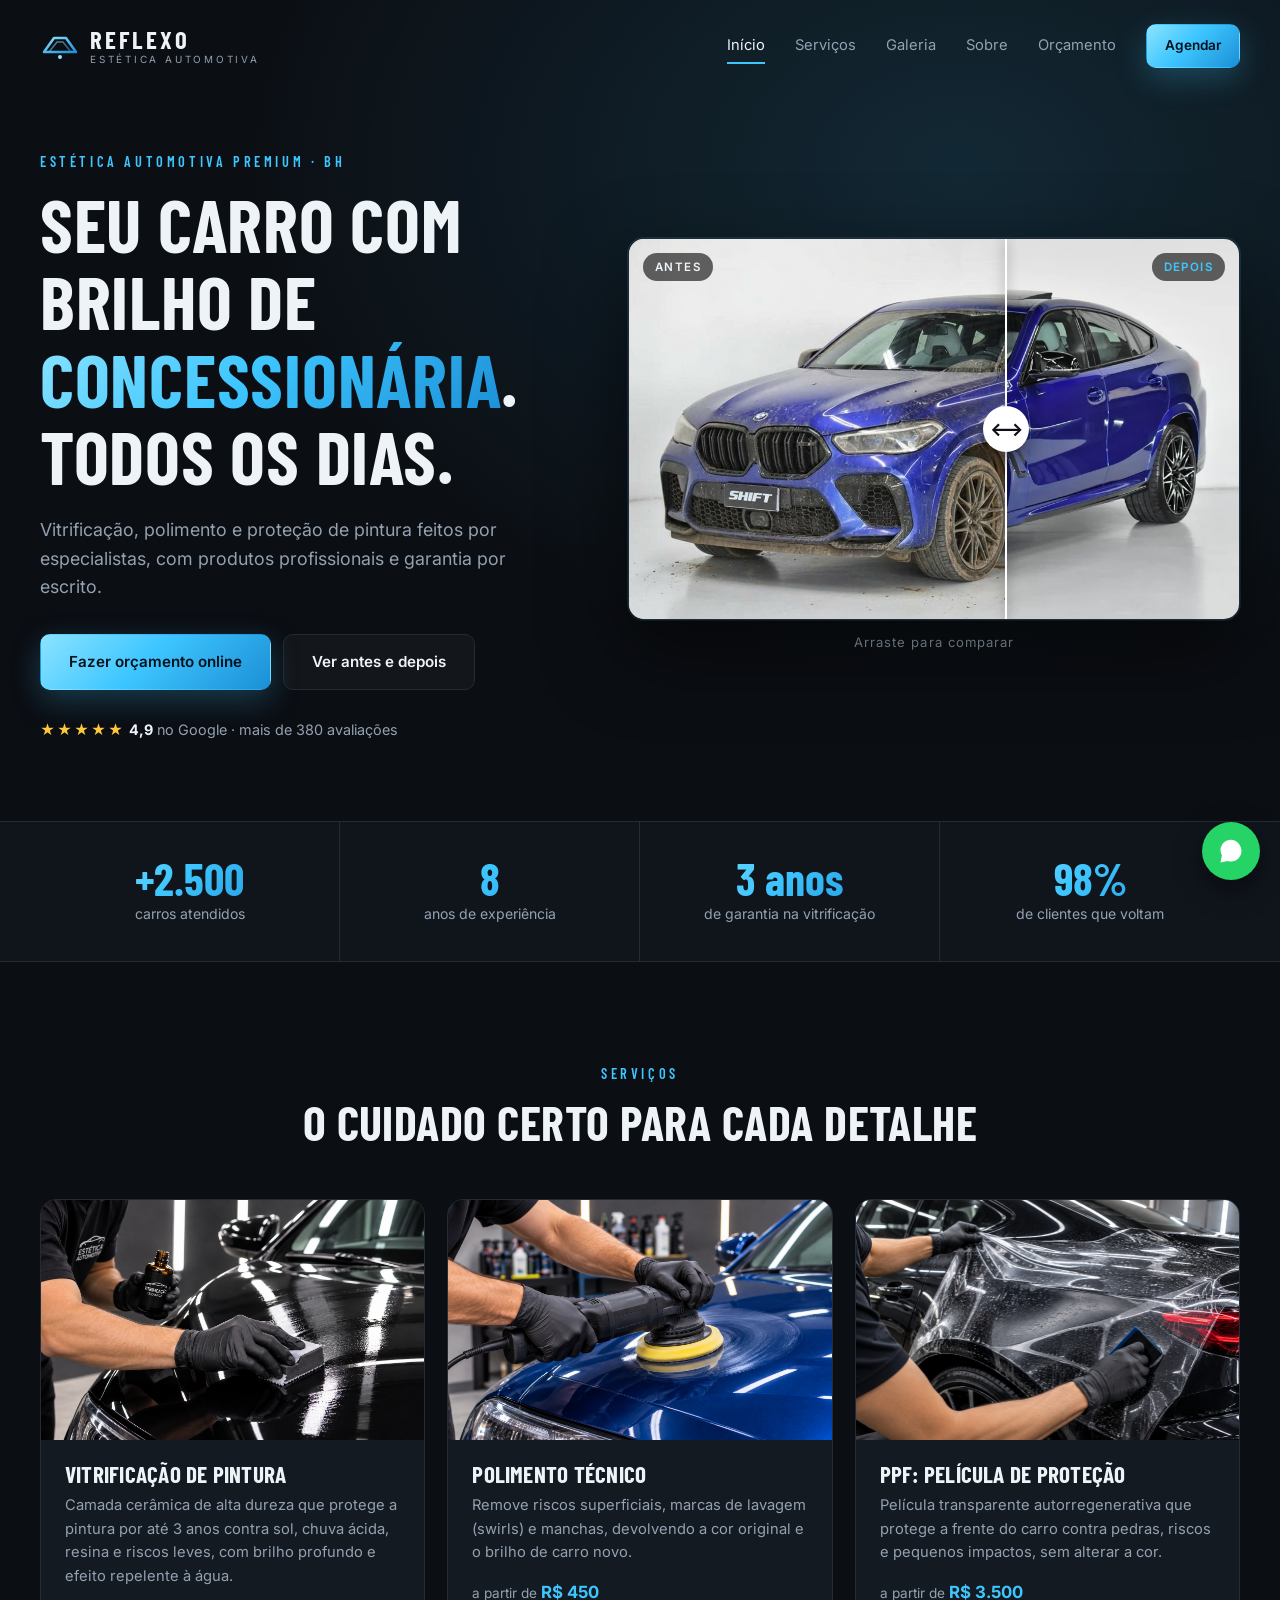
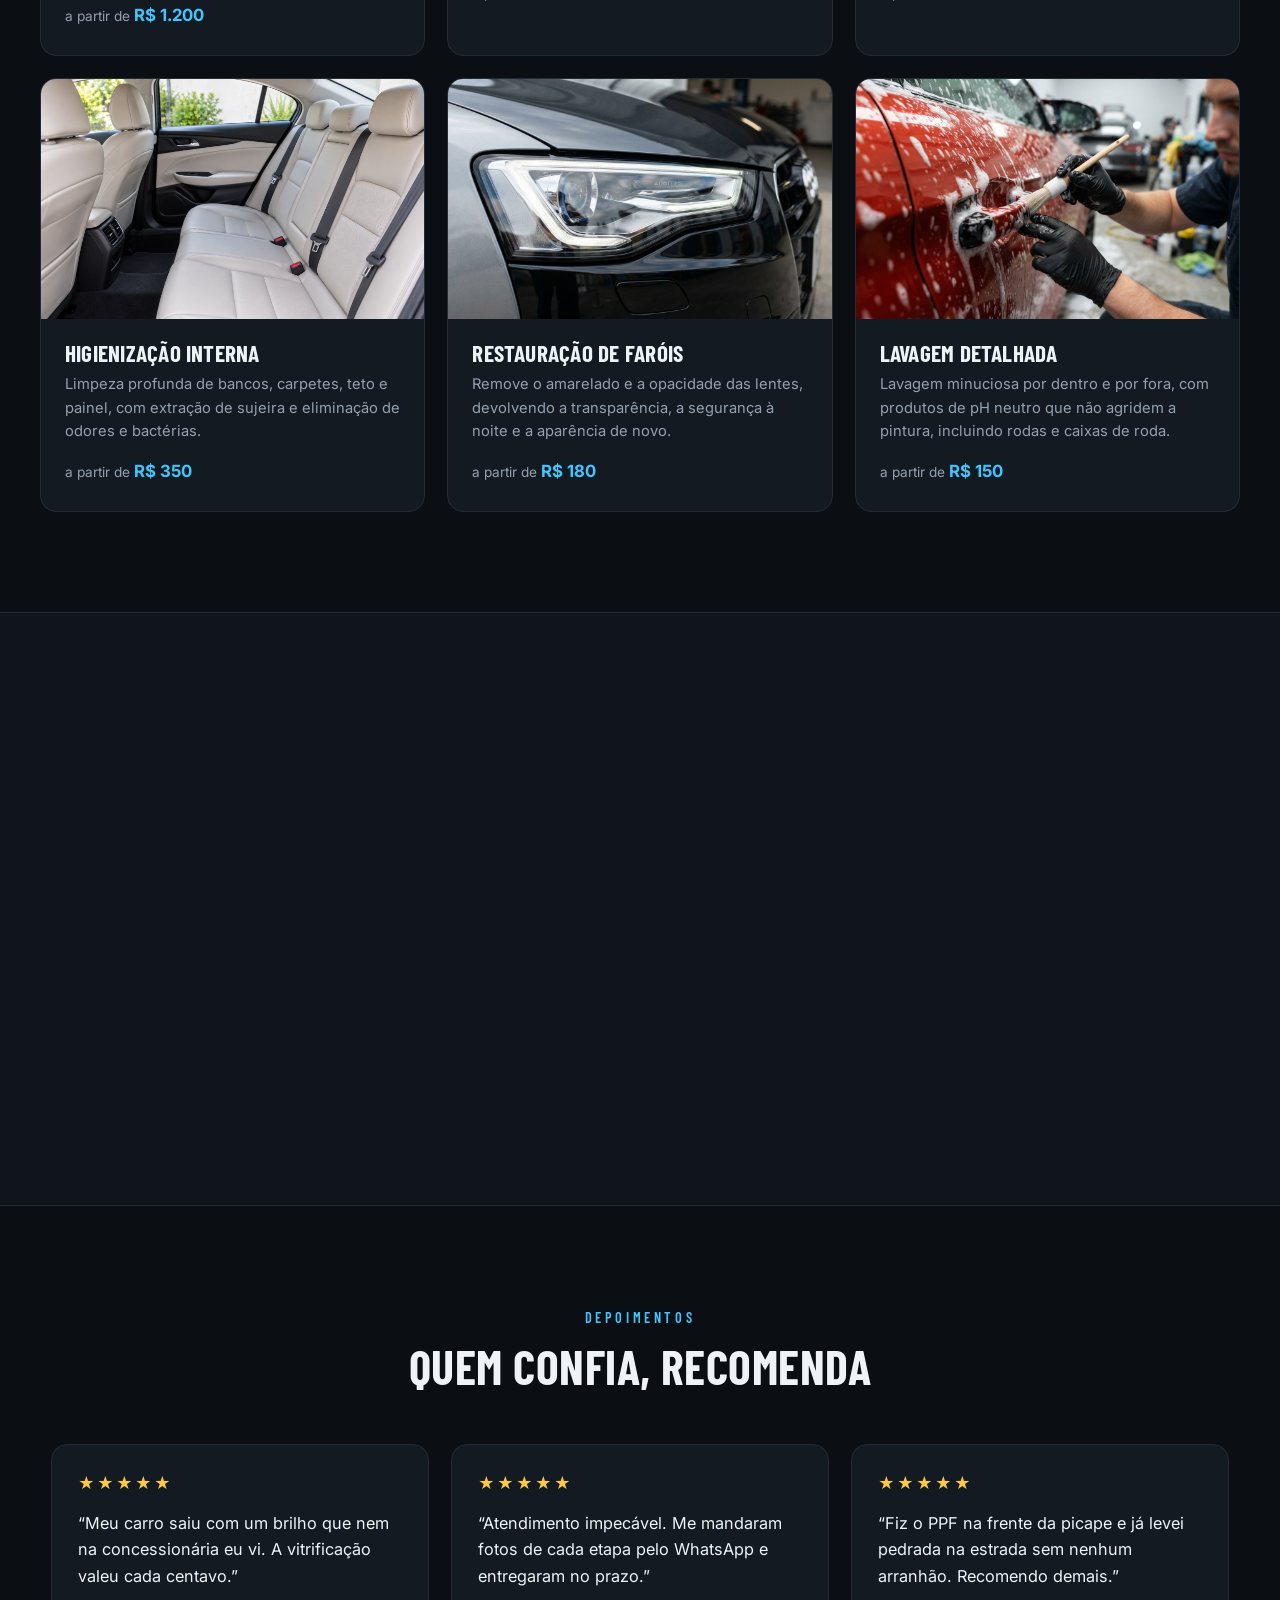
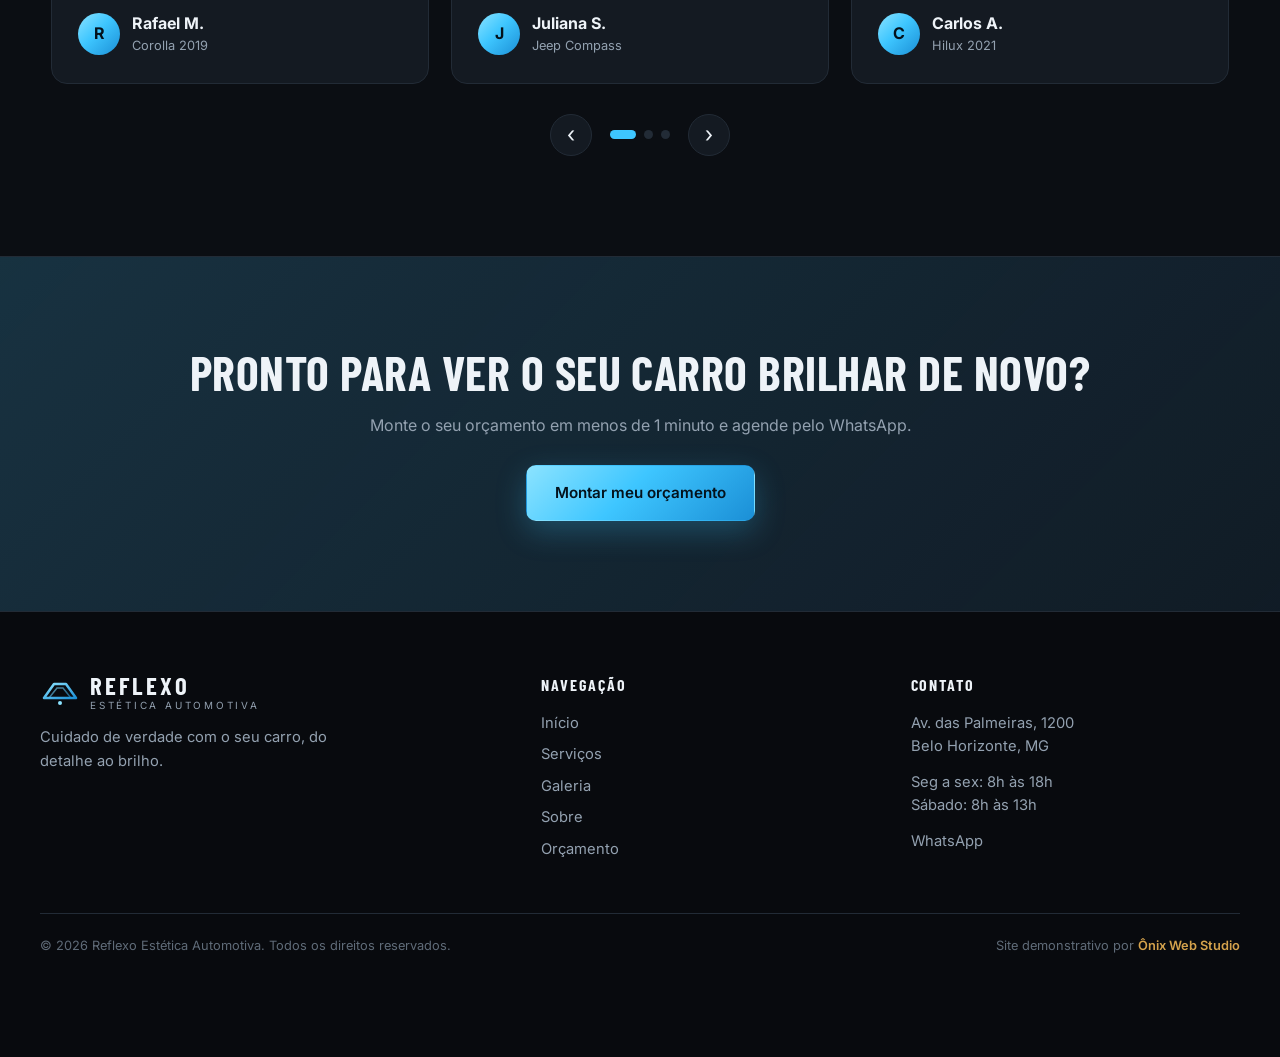
<file: index.html>
<!doctype html>
<html lang="pt-BR">
<head>
  <meta charset="utf-8">
  <meta name="viewport" content="width=device-width, initial-scale=1">
  <title>Reflexo Estética Automotiva | Vitrificação, Polimento e PPF em Belo Horizonte</title>
  <meta name="description" content="Estética automotiva premium em Belo Horizonte: vitrificação, polimento técnico, PPF, higienização interna e restauração de faróis. Agende pelo WhatsApp.">
  <meta property="og:title" content="Reflexo Estética Automotiva | Vitrificação, Polimento e PPF em Belo Horizonte">
  <meta property="og:description" content="Estética automotiva premium em Belo Horizonte: vitrificação, polimento técnico, PPF, higienização interna e restauração de faróis. Agende pelo WhatsApp.">
  <meta property="og:image" content="img/vitrificacao-preto-depois.svg">
  <meta name="theme-color" content="#0b0e13">
  <link rel="icon" href="img/favicon.svg" type="image/svg+xml">
  <link rel="preconnect" href="https://fonts.googleapis.com">
  <link rel="preconnect" href="https://fonts.gstatic.com" crossorigin>
  <link href="https://fonts.googleapis.com/css2?family=Barlow+Condensed:wght@500;600;700&family=Inter:wght@300;400;500;600;700&display=swap" rel="stylesheet">
  <link rel="stylesheet" href="style.css">
  <script type="application/ld+json">{"@context":"https://schema.org","@type":"AutoWash","name":"Reflexo Estética Automotiva","address":{"@type":"PostalAddress","streetAddress":"Av. das Palmeiras, 1200","addressLocality":"Belo Horizonte","addressRegion":"MG","addressCountry":"BR"},"openingHours":["Mo-Fr 08:00-18:00","Sa 08:00-13:00"],"aggregateRating":{"@type":"AggregateRating","ratingValue":"4.9","reviewCount":"380"}}</script>
</head>
<body>
  <header class="header" id="header">
    <div class="container header__inner">
      <a href="index.html" class="logo" aria-label="Reflexo Estética Automotiva, início"><svg class="logo__mark" viewBox="0 0 40 40" aria-hidden="true"><defs><linearGradient id="lg" x1="0" y1="0" x2="1" y2="1"><stop offset="0" stop-color="#8be3ff"/><stop offset="1" stop-color="#1b8fd6"/></linearGradient></defs><path d="M4 26 L14 12 L26 12 L36 26 Z" fill="none" stroke="url(#lg)" stroke-width="2.5" stroke-linejoin="round"/><path d="M9 26 L17 16 L23 16 L31 26" fill="none" stroke="url(#lg)" stroke-width="1.5" opacity=".6"/><circle cx="20" cy="31" r="2" fill="#8be3ff"/></svg><span class="logo__text"><b>REFLEXO</b><small>Estética Automotiva</small></span></a>
      <nav class="nav" id="nav" aria-label="Menu principal"><a href="index.html" class="is-active" aria-current="page">Início</a><a href="servicos.html">Serviços</a><a href="galeria.html">Galeria</a><a href="sobre.html">Sobre</a><a href="orcamento.html">Orçamento</a><a href="orcamento.html" class="btn btn--primary btn--sm nav__cta">Agendar</a></nav>
      <button class="nav-toggle" id="navToggle" aria-label="Abrir menu" aria-expanded="false" aria-controls="nav"><span></span><span></span><span></span></button>
    </div>
  </header>
  <main>

    <section class="hero">
      <div class="container hero__grid">
        <div class="hero__text reveal">
          <p class="eyebrow">Estética automotiva premium · BH</p>
          <h1>Seu carro com brilho de <span class="accent">concessionária</span>. Todos os dias.</h1>
          <p class="hero__lead">Vitrificação, polimento e proteção de pintura feitos por especialistas, com produtos profissionais e garantia por escrito.</p>
          <div class="hero__actions">
            <a href="orcamento.html" class="btn btn--primary">Fazer orçamento online</a>
            <a href="galeria.html" class="btn btn--ghost">Ver antes e depois</a>
          </div>
          <div class="hero__rating"><span class="stars">★★★★★</span> <b>4,9</b> no Google · mais de 380 avaliações</div>
        </div>
        <div class="hero__media reveal">
          <div class="ba ba--hero" data-ba tabindex="0" role="slider" aria-label="Comparar antes e depois" aria-valuemin="0" aria-valuemax="100" aria-valuenow="50">
          <img src="img/depois/lavagem-depois-x6.jpeg" alt="Depois do serviço" class="ba__img" draggable="false">
          <div class="ba__before"><img src="img/antes/lavagem-antes-x6.jpeg" alt="Antes do serviço" class="ba__img" draggable="false"></div>
          <span class="ba__tag ba__tag--l">Antes</span><span class="ba__tag ba__tag--r">Depois</span>
          <div class="ba__handle"><span>⟷</span></div>
        </div>
          <p class="hero__hint">Arraste para comparar</p>
        </div>
      </div>
    </section>

    <section class="stats">
      <div class="container stats__grid">
        <div class="stat reveal"><b data-count="2500" data-prefix="+">0</b><span>carros atendidos</span></div>
        <div class="stat reveal"><b data-count="8">0</b><span>anos de experiência</span></div>
        <div class="stat reveal"><b data-count="3" data-suffix=" anos">0</b><span>de garantia na vitrificação</span></div>
        <div class="stat reveal"><b data-count="98" data-suffix="%">0</b><span>de clientes que voltam</span></div>
      </div>
    </section>

    <section class="section">
      <div class="container">
        <header class="section__head reveal"><p class="eyebrow">Serviços</p><h2>O cuidado certo para cada detalhe</h2></header>
        <div class="cards">
          <a class="card reveal" href="servicos.html#vitrificacao">
            <div class="card__img"><img src="img/aplicacao/aplicacao-vitrificacao.png" alt="Vitrificação de pintura" loading="lazy"></div>
            <div class="card__body"><h3>Vitrificação de pintura</h3><p>Camada cerâmica de alta dureza que protege a pintura por até 3 anos contra sol, chuva ácida, resina e riscos leves, com brilho profundo e efeito repelente à água.</p><span class="card__price">a partir de <b>R$ 1.200</b></span></div>
          </a>
          <a class="card reveal" href="servicos.html#polimento">
            <div class="card__img"><img src="img/aplicacao/polimento-tecnico.png" alt="Polimento técnico" loading="lazy"></div>
            <div class="card__body"><h3>Polimento técnico</h3><p>Remove riscos superficiais, marcas de lavagem (swirls) e manchas, devolvendo a cor original e o brilho de carro novo.</p><span class="card__price">a partir de <b>R$ 450</b></span></div>
          </a>
          <a class="card reveal" href="servicos.html#ppf">
            <div class="card__img"><img src="img/aplicacao/aplicacao-PPF.png" alt="PPF: película de proteção" loading="lazy"></div>
            <div class="card__body"><h3>PPF: película de proteção</h3><p>Película transparente autorregenerativa que protege a frente do carro contra pedras, riscos e pequenos impactos, sem alterar a cor.</p><span class="card__price">a partir de <b>R$ 3.500</b></span></div>
          </a>
          <a class="card reveal" href="servicos.html#higienizacao">
            <div class="card__img"><img src="img/depois/higienizacao-depois.png" alt="Higienização interna" loading="lazy"></div>
            <div class="card__body"><h3>Higienização interna</h3><p>Limpeza profunda de bancos, carpetes, teto e painel, com extração de sujeira e eliminação de odores e bactérias.</p><span class="card__price">a partir de <b>R$ 350</b></span></div>
          </a>
          <a class="card reveal" href="servicos.html#farois">
            <div class="card__img"><img src="img/depois/farol-depois.jpeg" alt="Restauração de faróis" loading="lazy"></div>
            <div class="card__body"><h3>Restauração de faróis</h3><p>Remove o amarelado e a opacidade das lentes, devolvendo a transparência, a segurança à noite e a aparência de novo.</p><span class="card__price">a partir de <b>R$ 180</b></span></div>
          </a>
          <a class="card reveal" href="servicos.html#lavagem">
            <div class="card__img"><img src="img/aplicacao/lavagem-detalhada.jpeg" alt="Lavagem detalhada" loading="lazy"></div>
            <div class="card__body"><h3>Lavagem detalhada</h3><p>Lavagem minuciosa por dentro e por fora, com produtos de pH neutro que não agridem a pintura, incluindo rodas e caixas de roda.</p><span class="card__price">a partir de <b>R$ 150</b></span></div>
          </a>
        </div>
      </div>
    </section>

    <section class="section section--alt">
      <div class="container why">
        <div class="why__text reveal">
          <p class="eyebrow">Por que a Reflexo</p>
          <h2>Seu carro em mãos de quem entende</h2>
          <ul class="checks">
            <li><b>Produtos profissionais</b> das melhores marcas do mercado.</li>
            <li><b>Fotos de cada etapa</b> enviadas pelo WhatsApp durante o serviço.</li>
            <li><b>Garantia por escrito</b> em vitrificação e PPF.</li>
            <li><b>Ambiente fechado</b> e climatizado, sem poeira.</li>
          </ul>
          <a href="sobre.html" class="btn btn--ghost">Conheça o estúdio</a>
        </div>
        <div class="why__media reveal"><div class="ba " data-ba tabindex="0" role="slider" aria-label="Comparar antes e depois" aria-valuemin="0" aria-valuemax="100" aria-valuenow="50">
          <img src="img/depois/lavagem-depois-audi.jpeg" alt="Depois do serviço" class="ba__img" draggable="false">
          <div class="ba__before"><img src="img/antes/lavagem-antes-audi.jpeg" alt="Antes do serviço" class="ba__img" draggable="false"></div>
          <span class="ba__tag ba__tag--l">Antes</span><span class="ba__tag ba__tag--r">Depois</span>
          <div class="ba__handle"><span>⟷</span></div>
        </div></div>
      </div>
    </section>

    <section class="section">
      <div class="container">
        <header class="section__head reveal"><p class="eyebrow">Depoimentos</p><h2>Quem confia, recomenda</h2></header>
        <div class="testi reveal" data-carousel>
          <div class="testi__track">
            <figure class="testi__item"><div class="tcard"><span class="stars">★★★★★</span><blockquote>“Meu carro saiu com um brilho que nem na concessionária eu vi. A vitrificação valeu cada centavo.”</blockquote><figcaption><span class="avatar">R</span><span><b>Rafael M.</b><small>Corolla 2019</small></span></figcaption></div></figure>
            <figure class="testi__item"><div class="tcard"><span class="stars">★★★★★</span><blockquote>“Atendimento impecável. Me mandaram fotos de cada etapa pelo WhatsApp e entregaram no prazo.”</blockquote><figcaption><span class="avatar">J</span><span><b>Juliana S.</b><small>Jeep Compass</small></span></figcaption></div></figure>
            <figure class="testi__item"><div class="tcard"><span class="stars">★★★★★</span><blockquote>“Fiz o PPF na frente da picape e já levei pedrada na estrada sem nenhum arranhão. Recomendo demais.”</blockquote><figcaption><span class="avatar">C</span><span><b>Carlos A.</b><small>Hilux 2021</small></span></figcaption></div></figure>
            <figure class="testi__item"><div class="tcard"><span class="stars">★★★★★</span><blockquote>“A higienização tirou um cheiro que eu achava que nunca ia sair. O interior parece de carro novo.”</blockquote><figcaption><span class="avatar">F</span><span><b>Fernanda L.</b><small>Honda HR-V</small></span></figcaption></div></figure>
            <figure class="testi__item"><div class="tcard"><span class="stars">★★★★★</span><blockquote>“Os faróis estavam amarelos e opacos. Voltaram transparentes e a visibilidade à noite melhorou muito.”</blockquote><figcaption><span class="avatar">T</span><span><b>Thiago R.</b><small>Civic Si</small></span></figcaption></div></figure>
          </div>
          <div class="testi__nav"><button class="testi__btn" data-prev aria-label="Anterior">‹</button><div class="testi__dots"></div><button class="testi__btn" data-next aria-label="Próximo">›</button></div>
        </div>
      </div>
    </section>

    <section class="cta">
      <div class="container cta__inner reveal">
        <h2>Pronto para ver o seu carro brilhar de novo?</h2>
        <p>Monte o seu orçamento em menos de 1 minuto e agende pelo WhatsApp.</p>
        <a href="orcamento.html" class="btn btn--primary">Montar meu orçamento</a>
      </div>
    </section>
  </main>
  <footer class="footer">
    <div class="container footer__grid">
      <div>
        <a href="index.html" class="logo"><svg class="logo__mark" viewBox="0 0 40 40" aria-hidden="true"><defs><linearGradient id="lg" x1="0" y1="0" x2="1" y2="1"><stop offset="0" stop-color="#8be3ff"/><stop offset="1" stop-color="#1b8fd6"/></linearGradient></defs><path d="M4 26 L14 12 L26 12 L36 26 Z" fill="none" stroke="url(#lg)" stroke-width="2.5" stroke-linejoin="round"/><path d="M9 26 L17 16 L23 16 L31 26" fill="none" stroke="url(#lg)" stroke-width="1.5" opacity=".6"/><circle cx="20" cy="31" r="2" fill="#8be3ff"/></svg><span class="logo__text"><b>REFLEXO</b><small>Estética Automotiva</small></span></a>
        <p class="footer__text">Cuidado de verdade com o seu carro, do detalhe ao brilho.</p>
      </div>
      <div><h4>Navegação</h4><a href="index.html">Início</a><a href="servicos.html">Serviços</a><a href="galeria.html">Galeria</a><a href="sobre.html">Sobre</a><a href="orcamento.html">Orçamento</a></div>
      <div><h4>Contato</h4><p>Av. das Palmeiras, 1200<br>Belo Horizonte, MG</p><p>Seg a sex: 8h às 18h<br>Sábado: 8h às 13h</p><a href="#" class="js-wa" data-msg="Olá! Vim pelo site da Reflexo.">WhatsApp</a></div>
    </div>
    <div class="container footer__bottom">
      <span>© <span class="js-year"></span> Reflexo Estética Automotiva. Todos os direitos reservados.</span>
      <a class="footer__credit" href="https://dev-anthonym.github.io/Site-OnixWeb/" target="_blank" rel="noopener">Site demonstrativo por <b>Ônix Web Studio</b></a>
    </div>
  </footer>
  <a href="#" class="wa-float js-wa" data-msg="Olá! Vim pelo site da Reflexo e quero um orçamento." aria-label="Falar no WhatsApp"><svg viewBox="0 0 32 32" width="28" height="28" aria-hidden="true"><path fill="currentColor" d="M16.04 3C9.4 3 4 8.36 4 14.97c0 2.11.56 4.17 1.62 5.99L4 29l8.25-1.6a12.1 12.1 0 0 0 3.79.6C22.68 28 28 22.63 28 16.02 28 9.4 22.68 3 16.04 3Zm5.25 15.45c-.29-.15-1.7-.84-1.96-.94-.26-.1-.45-.15-.64.15-.19.29-.74.93-.9 1.12-.17.2-.33.22-.62.07-.29-.15-1.21-.45-2.3-1.42-.85-.76-1.43-1.7-1.6-1.98-.16-.29-.02-.45.13-.59.13-.13.29-.34.43-.51.15-.17.2-.29.29-.48.1-.2.05-.37-.02-.51-.07-.15-.64-1.55-.88-2.12-.23-.56-.47-.48-.64-.49h-.55c-.19 0-.5.07-.76.36-.26.29-1 .98-1 2.38 0 1.4 1.02 2.76 1.17 2.95.14.2 2 3.06 4.86 4.29.68.29 1.21.47 1.62.6.68.22 1.3.19 1.8.11.55-.08 1.7-.7 1.93-1.36.24-.67.24-1.24.17-1.36-.07-.12-.26-.2-.55-.34Z"/></svg></a>
  <script src="script.js"></script>
</body>
</html>
</file>
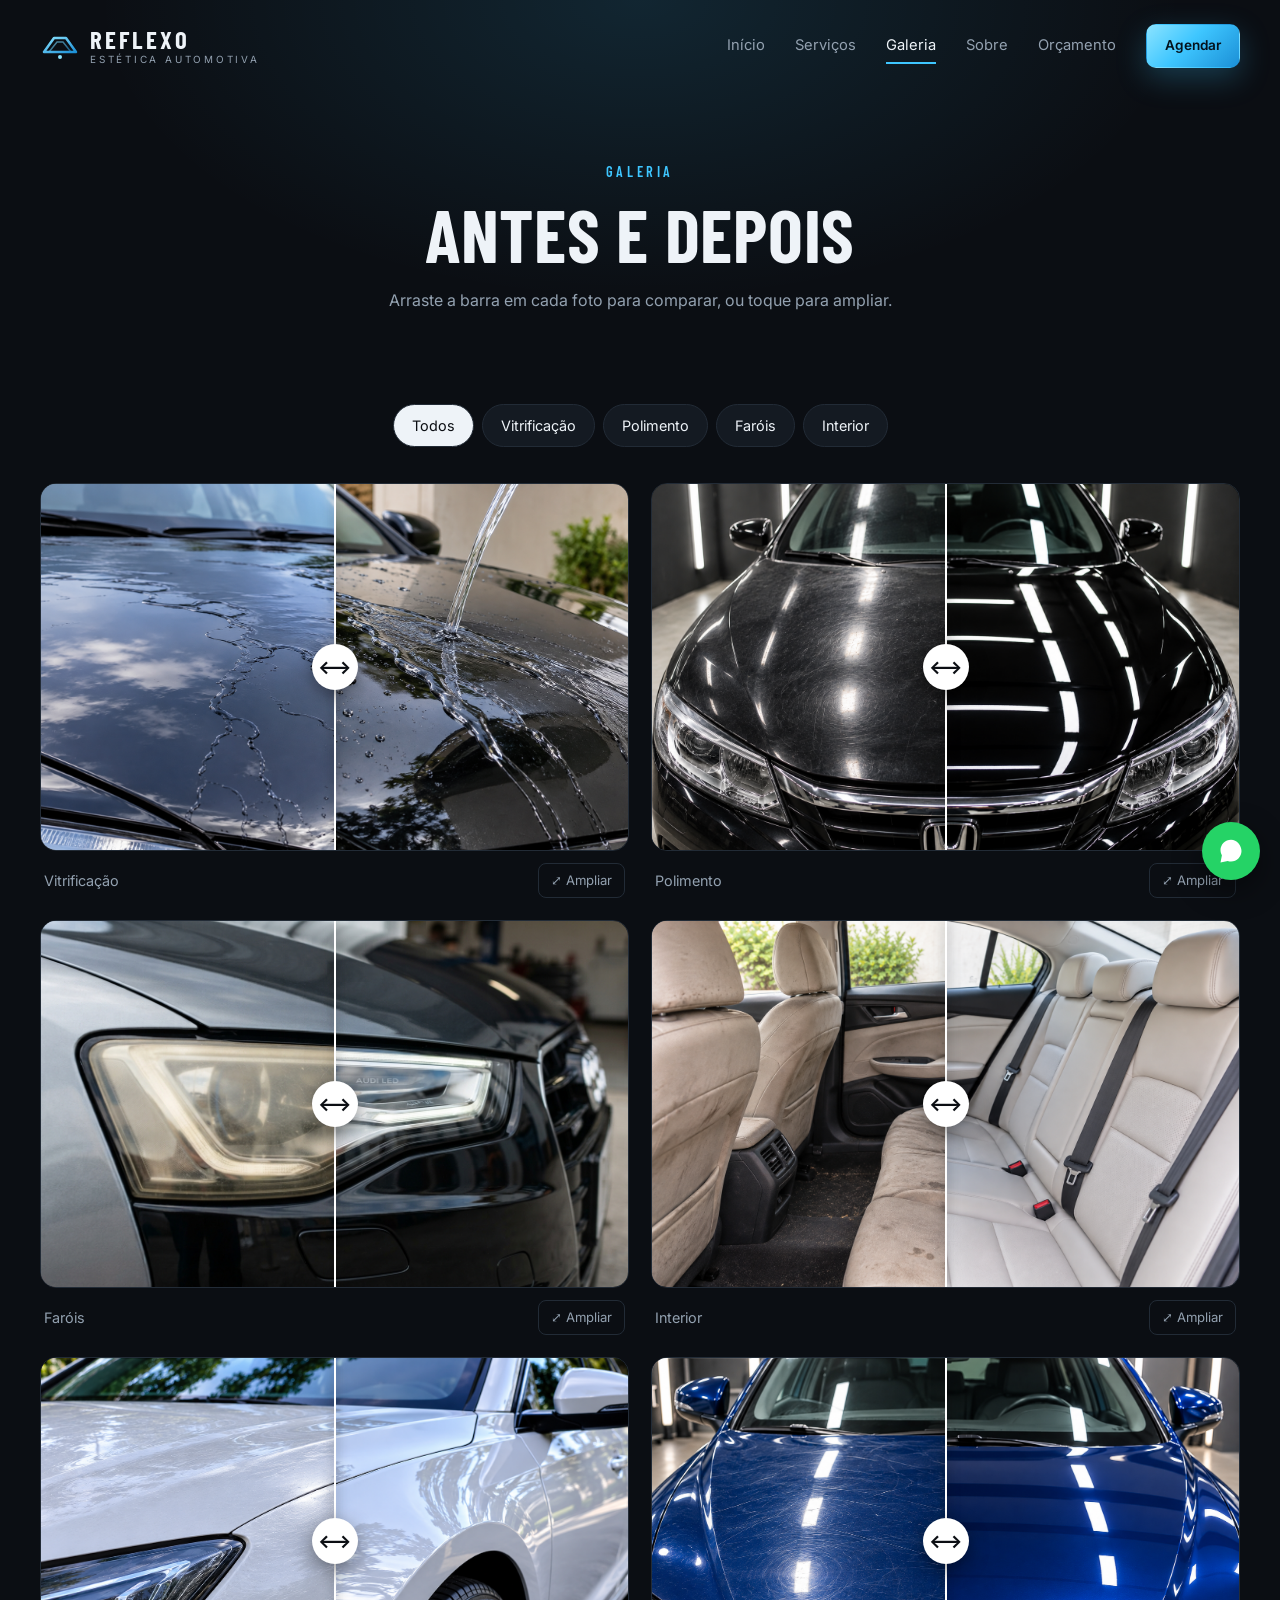
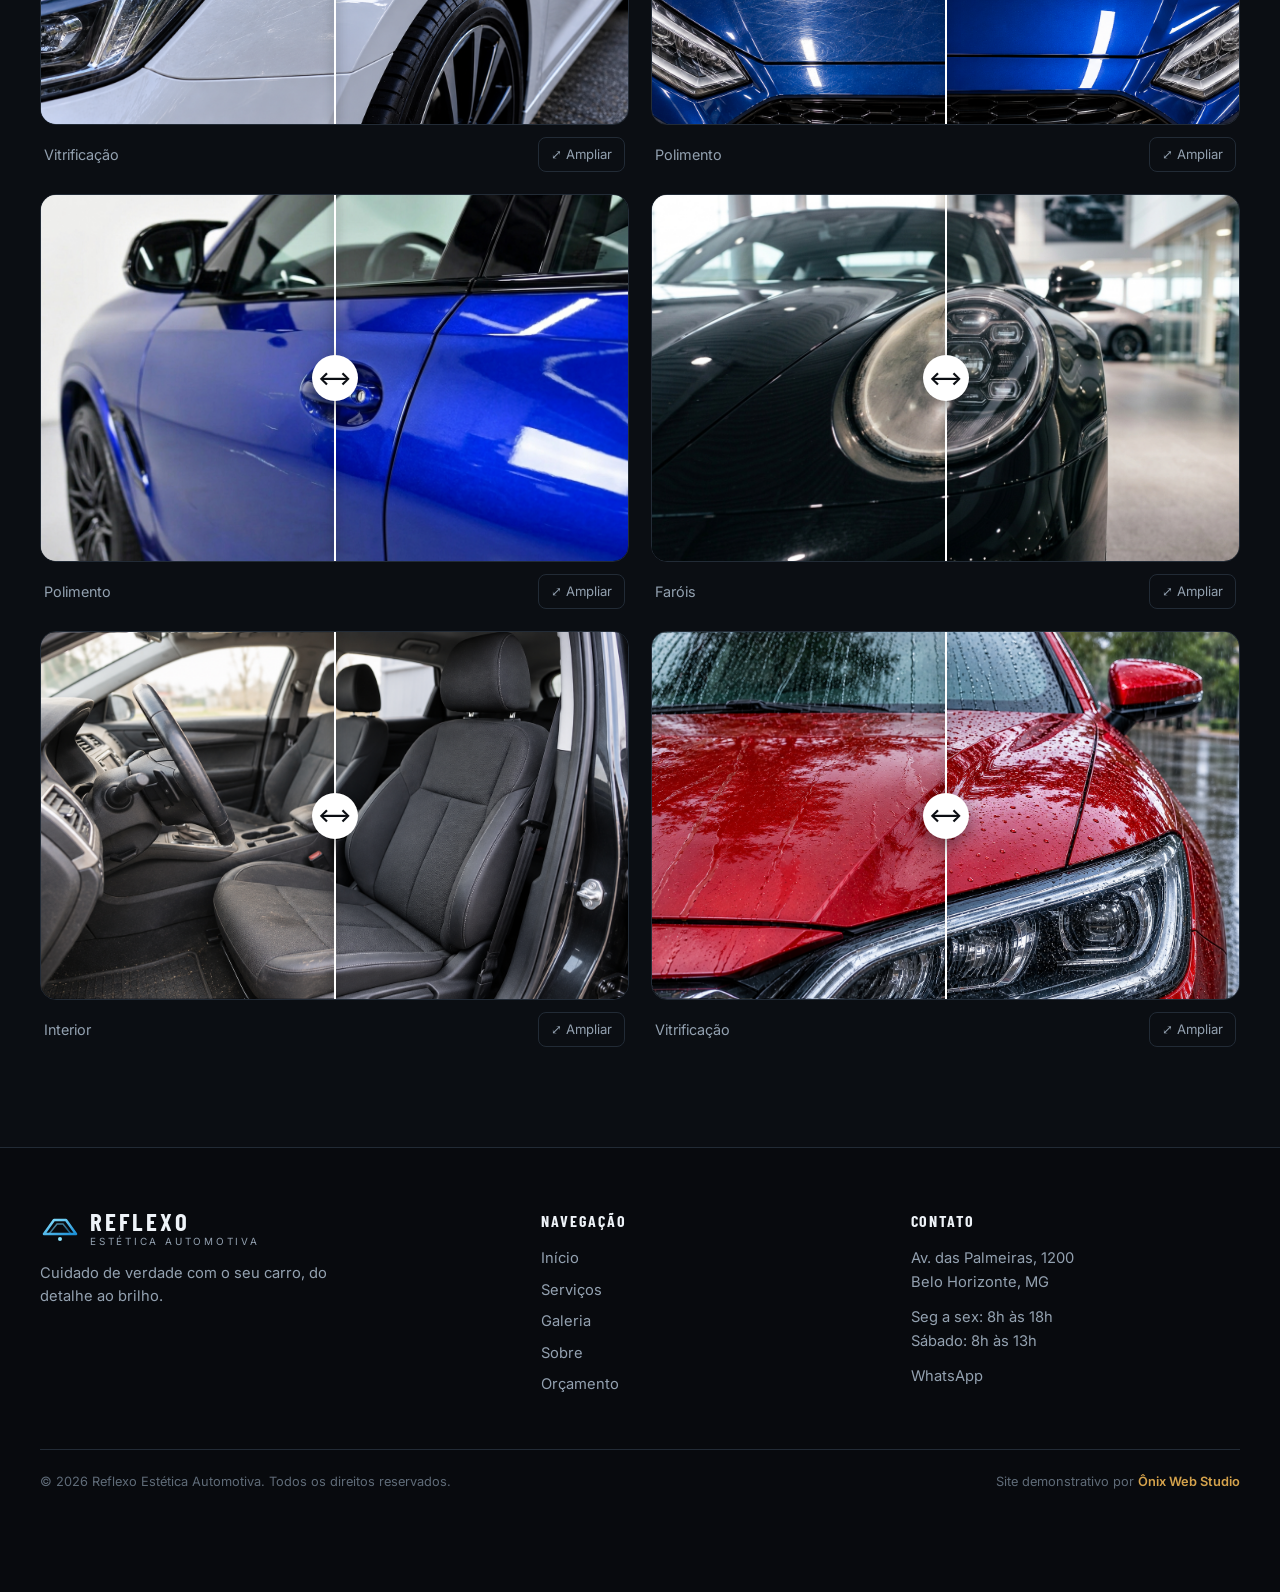
<file: galeria.html>
<!doctype html>
<html lang="pt-BR">
<head>
  <meta charset="utf-8">
  <meta name="viewport" content="width=device-width, initial-scale=1">
  <title>Antes e depois | Reflexo Estética Automotiva</title>
  <meta name="description" content="Veja o antes e depois dos carros atendidos pela Reflexo: vitrificação, polimento, faróis e higienização interna.">
  <meta property="og:title" content="Antes e depois | Reflexo Estética Automotiva">
  <meta property="og:description" content="Veja o antes e depois dos carros atendidos pela Reflexo: vitrificação, polimento, faróis e higienização interna.">
  <meta property="og:image" content="img/vitrificacao-preto-depois.svg">
  <meta name="theme-color" content="#0b0e13">
  <link rel="icon" href="img/favicon.svg" type="image/svg+xml">
  <link rel="preconnect" href="https://fonts.googleapis.com">
  <link rel="preconnect" href="https://fonts.gstatic.com" crossorigin>
  <link href="https://fonts.googleapis.com/css2?family=Barlow+Condensed:wght@500;600;700&family=Inter:wght@300;400;500;600;700&display=swap" rel="stylesheet">
  <link rel="stylesheet" href="style.css">
</head>
<body>
  <header class="header" id="header">
    <div class="container header__inner">
      <a href="index.html" class="logo" aria-label="Reflexo Estética Automotiva, início"><svg class="logo__mark" viewBox="0 0 40 40" aria-hidden="true"><defs><linearGradient id="lg" x1="0" y1="0" x2="1" y2="1"><stop offset="0" stop-color="#8be3ff"/><stop offset="1" stop-color="#1b8fd6"/></linearGradient></defs><path d="M4 26 L14 12 L26 12 L36 26 Z" fill="none" stroke="url(#lg)" stroke-width="2.5" stroke-linejoin="round"/><path d="M9 26 L17 16 L23 16 L31 26" fill="none" stroke="url(#lg)" stroke-width="1.5" opacity=".6"/><circle cx="20" cy="31" r="2" fill="#8be3ff"/></svg><span class="logo__text"><b>REFLEXO</b><small>Estética Automotiva</small></span></a>
      <nav class="nav" id="nav" aria-label="Menu principal"><a href="index.html">Início</a><a href="servicos.html">Serviços</a><a href="galeria.html" class="is-active" aria-current="page">Galeria</a><a href="sobre.html">Sobre</a><a href="orcamento.html">Orçamento</a><a href="orcamento.html" class="btn btn--primary btn--sm nav__cta">Agendar</a></nav>
      <button class="nav-toggle" id="navToggle" aria-label="Abrir menu" aria-expanded="false" aria-controls="nav"><span></span><span></span><span></span></button>
    </div>
  </header>
  <main>

    <section class="page-hero"><div class="container reveal"><p class="eyebrow">Galeria</p><h1>Antes e depois</h1><p>Arraste a barra em cada foto para comparar, ou toque para ampliar.</p></div></section>
    <section class="section section--tight">
      <div class="container">
        <div class="filters" role="group" aria-label="Filtrar galeria">
          <button class="chip is-active" data-filter="todos">Todos</button>
          <button class="chip" data-filter="vitrificacao">Vitrificação</button>
          <button class="chip" data-filter="polimento">Polimento</button>
          <button class="chip" data-filter="farois">Faróis</button>
          <button class="chip" data-filter="interior">Interior</button>
        </div>
        <div class="gallery">
          <figure class="gitem" data-cat="vitrificacao">
            <div class="ba " data-ba tabindex="0" role="slider" aria-label="Comparar antes e depois" aria-valuemin="0" aria-valuemax="100" aria-valuenow="50">
          <img src="img/depois/vitrificacao-depois.png" alt="Depois do serviço" class="ba__img" draggable="false">
          <div class="ba__before"><img src="img/antes/vitrificacao-antes.png" alt="Antes do serviço" class="ba__img" draggable="false"></div>
          
          <div class="ba__handle"><span>⟷</span></div>
        </div>
            <figcaption><span>Vitrificação</span><button class="gitem__zoom" data-zoom="vitrificacao-preto" aria-label="Ampliar">⤢ Ampliar</button></figcaption>
          </figure>
          <figure class="gitem" data-cat="polimento">
            <div class="ba " data-ba tabindex="0" role="slider" aria-label="Comparar antes e depois" aria-valuemin="0" aria-valuemax="100" aria-valuenow="50">
          <img src="img/depois/polimento-depois.png" alt="Depois do serviço" class="ba__img" draggable="false">
          <div class="ba__before"><img src="img/antes/polimento-antes.png" alt="Antes do serviço" class="ba__img" draggable="false"></div>
          
          <div class="ba__handle"><span>⟷</span></div>
        </div>
            <figcaption><span>Polimento</span><button class="gitem__zoom" data-zoom="polimento-vermelho" aria-label="Ampliar">⤢ Ampliar</button></figcaption>
          </figure>
          <figure class="gitem" data-cat="farois">
            <div class="ba " data-ba tabindex="0" role="slider" aria-label="Comparar antes e depois" aria-valuemin="0" aria-valuemax="100" aria-valuenow="50">
          <img src="img/depois/farol-depois.jpeg" alt="Depois do serviço" class="ba__img" draggable="false">
          <div class="ba__before"><img src="img/antes/farol-antes.jpeg" alt="Antes do serviço" class="ba__img" draggable="false"></div>
          
          <div class="ba__handle"><span>⟷</span></div>
        </div>
            <figcaption><span>Faróis</span><button class="gitem__zoom" data-zoom="farol-sedan" aria-label="Ampliar">⤢ Ampliar</button></figcaption>
          </figure>
          <figure class="gitem" data-cat="interior">
            <div class="ba " data-ba tabindex="0" role="slider" aria-label="Comparar antes e depois" aria-valuemin="0" aria-valuemax="100" aria-valuenow="50">
          <img src="img/depois/higienizacao-depois.png" alt="Depois do serviço" class="ba__img" draggable="false">
          <div class="ba__before"><img src="img/antes/higienizacao-antes.png" alt="Antes do serviço" class="ba__img" draggable="false"></div>
          
          <div class="ba__handle"><span>⟷</span></div>
        </div>
            <figcaption><span>Interior</span><button class="gitem__zoom" data-zoom="interior-couro" aria-label="Ampliar">⤢ Ampliar</button></figcaption>
          </figure>
          <figure class="gitem" data-cat="vitrificacao">
            <div class="ba " data-ba tabindex="0" role="slider" aria-label="Comparar antes e depois" aria-valuemin="0" aria-valuemax="100" aria-valuenow="50">
          <img src="img/depois/vitrificacao2-depois.png" alt="Depois do serviço" class="ba__img" draggable="false">
          <div class="ba__before"><img src="img/antes/vitrificacao2-antes.png" alt="Antes do serviço" class="ba__img" draggable="false"></div>
          
          <div class="ba__handle"><span>⟷</span></div>
        </div>
            <figcaption><span>Vitrificação</span><button class="gitem__zoom" data-zoom="vitrificacao-branco" aria-label="Ampliar">⤢ Ampliar</button></figcaption>
          </figure>
          <figure class="gitem" data-cat="polimento">
            <div class="ba " data-ba tabindex="0" role="slider" aria-label="Comparar antes e depois" aria-valuemin="0" aria-valuemax="100" aria-valuenow="50">
          <img src="img/depois/PPF-depois.png" alt="Depois do serviço" class="ba__img" draggable="false">
          <div class="ba__before"><img src="img/antes/PPF-antes.png" alt="Antes do serviço" class="ba__img" draggable="false"></div>
          
          <div class="ba__handle"><span>⟷</span></div>
        </div>
            <figcaption><span>Polimento</span><button class="gitem__zoom" data-zoom="pintura-azul" aria-label="Ampliar">⤢ Ampliar</button></figcaption>
          </figure>
          <figure class="gitem" data-cat="polimento">
            <div class="ba " data-ba tabindex="0" role="slider" aria-label="Comparar antes e depois" aria-valuemin="0" aria-valuemax="100" aria-valuenow="50">
          <img src="img/depois/polimento-detalhado-depois.jpeg" alt="Depois do serviço" class="ba__img" draggable="false">
          <div class="ba__before"><img src="img/antes/polimento-detalhado-antes.jpeg" alt="Antes do serviço" class="ba__img" draggable="false"></div>
          
          <div class="ba__handle"><span>⟷</span></div>
        </div>
            <figcaption><span>Polimento</span><button class="gitem__zoom" data-zoom="polimento-prata" aria-label="Ampliar">⤢ Ampliar</button></figcaption>
          </figure>
          <figure class="gitem" data-cat="farois">
            <div class="ba " data-ba tabindex="0" role="slider" aria-label="Comparar antes e depois" aria-valuemin="0" aria-valuemax="100" aria-valuenow="50">
          <img src="img/depois/farol1-depois.jpg" alt="Depois do serviço" class="ba__img" draggable="false">
          <div class="ba__before"><img src="img/antes/farol1-antes.jpg" alt="Antes do serviço" class="ba__img" draggable="false"></div>
          
          <div class="ba__handle"><span>⟷</span></div>
        </div>
            <figcaption><span>Faróis</span><button class="gitem__zoom" data-zoom="farol-suv" aria-label="Ampliar">⤢ Ampliar</button></figcaption>
          </figure>
          <figure class="gitem" data-cat="interior">
            <div class="ba " data-ba tabindex="0" role="slider" aria-label="Comparar antes e depois" aria-valuemin="0" aria-valuemax="100" aria-valuenow="50">
          <img src="img/depois/higienizacao1-depois.png" alt="Depois do serviço" class="ba__img" draggable="false">
          <div class="ba__before"><img src="img/antes/higienizacao1-antes.png" alt="Antes do serviço" class="ba__img" draggable="false"></div>
          
          <div class="ba__handle"><span>⟷</span></div>
        </div>
            <figcaption><span>Interior</span><button class="gitem__zoom" data-zoom="interior-preto" aria-label="Ampliar">⤢ Ampliar</button></figcaption>
          </figure>
          <figure class="gitem" data-cat="vitrificacao">
            <div class="ba " data-ba tabindex="0" role="slider" aria-label="Comparar antes e depois" aria-valuemin="0" aria-valuemax="100" aria-valuenow="50">
          <img src="img/depois/vitrificacao1-depois.png" alt="Depois do serviço" class="ba__img" draggable="false">
          <div class="ba__before"><img src="img/antes/vitrificacao1-antes.png" alt="Antes do serviço" class="ba__img" draggable="false"></div>
          
          <div class="ba__handle"><span>⟷</span></div>
        </div>
            <figcaption><span>Vitrificação</span><button class="gitem__zoom" data-zoom="vitrificacao-azul" aria-label="Ampliar">⤢ Ampliar</button></figcaption>
          </figure>
        </div>
      </div>
    </section>
    <div class="lightbox" id="lightbox" hidden role="dialog" aria-modal="true" aria-label="Antes e depois ampliado">
      <button class="lightbox__close" data-close aria-label="Fechar">✕</button>
      <button class="lightbox__arrow lightbox__arrow--l" data-lb-prev aria-label="Anterior">‹</button>
      <div class="lightbox__stage"></div>
      <button class="lightbox__arrow lightbox__arrow--r" data-lb-next aria-label="Próximo">›</button>
    </div>
  </main>
  <footer class="footer">
    <div class="container footer__grid">
      <div>
        <a href="index.html" class="logo"><svg class="logo__mark" viewBox="0 0 40 40" aria-hidden="true"><defs><linearGradient id="lg" x1="0" y1="0" x2="1" y2="1"><stop offset="0" stop-color="#8be3ff"/><stop offset="1" stop-color="#1b8fd6"/></linearGradient></defs><path d="M4 26 L14 12 L26 12 L36 26 Z" fill="none" stroke="url(#lg)" stroke-width="2.5" stroke-linejoin="round"/><path d="M9 26 L17 16 L23 16 L31 26" fill="none" stroke="url(#lg)" stroke-width="1.5" opacity=".6"/><circle cx="20" cy="31" r="2" fill="#8be3ff"/></svg><span class="logo__text"><b>REFLEXO</b><small>Estética Automotiva</small></span></a>
        <p class="footer__text">Cuidado de verdade com o seu carro, do detalhe ao brilho.</p>
      </div>
      <div><h4>Navegação</h4><a href="index.html">Início</a><a href="servicos.html">Serviços</a><a href="galeria.html">Galeria</a><a href="sobre.html">Sobre</a><a href="orcamento.html">Orçamento</a></div>
      <div><h4>Contato</h4><p>Av. das Palmeiras, 1200<br>Belo Horizonte, MG</p><p>Seg a sex: 8h às 18h<br>Sábado: 8h às 13h</p><a href="#" class="js-wa" data-msg="Olá! Vim pelo site da Reflexo.">WhatsApp</a></div>
    </div>
    <div class="container footer__bottom">
      <span>© <span class="js-year"></span> Reflexo Estética Automotiva. Todos os direitos reservados.</span>
      <a class="footer__credit" href="https://dev-anthonym.github.io/Site-OnixWeb/" target="_blank" rel="noopener">Site demonstrativo por <b>Ônix Web Studio</b></a>
    </div>
  </footer>
  <a href="#" class="wa-float js-wa" data-msg="Olá! Vim pelo site da Reflexo e quero um orçamento." aria-label="Falar no WhatsApp"><svg viewBox="0 0 32 32" width="28" height="28" aria-hidden="true"><path fill="currentColor" d="M16.04 3C9.4 3 4 8.36 4 14.97c0 2.11.56 4.17 1.62 5.99L4 29l8.25-1.6a12.1 12.1 0 0 0 3.79.6C22.68 28 28 22.63 28 16.02 28 9.4 22.68 3 16.04 3Zm5.25 15.45c-.29-.15-1.7-.84-1.96-.94-.26-.1-.45-.15-.64.15-.19.29-.74.93-.9 1.12-.17.2-.33.22-.62.07-.29-.15-1.21-.45-2.3-1.42-.85-.76-1.43-1.7-1.6-1.98-.16-.29-.02-.45.13-.59.13-.13.29-.34.43-.51.15-.17.2-.29.29-.48.1-.2.05-.37-.02-.51-.07-.15-.64-1.55-.88-2.12-.23-.56-.47-.48-.64-.49h-.55c-.19 0-.5.07-.76.36-.26.29-1 .98-1 2.38 0 1.4 1.02 2.76 1.17 2.95.14.2 2 3.06 4.86 4.29.68.29 1.21.47 1.62.6.68.22 1.3.19 1.8.11.55-.08 1.7-.7 1.93-1.36.24-.67.24-1.24.17-1.36-.07-.12-.26-.2-.55-.34Z"/></svg></a>
  <script src="script.js"></script>
</body>
</html>
</file>
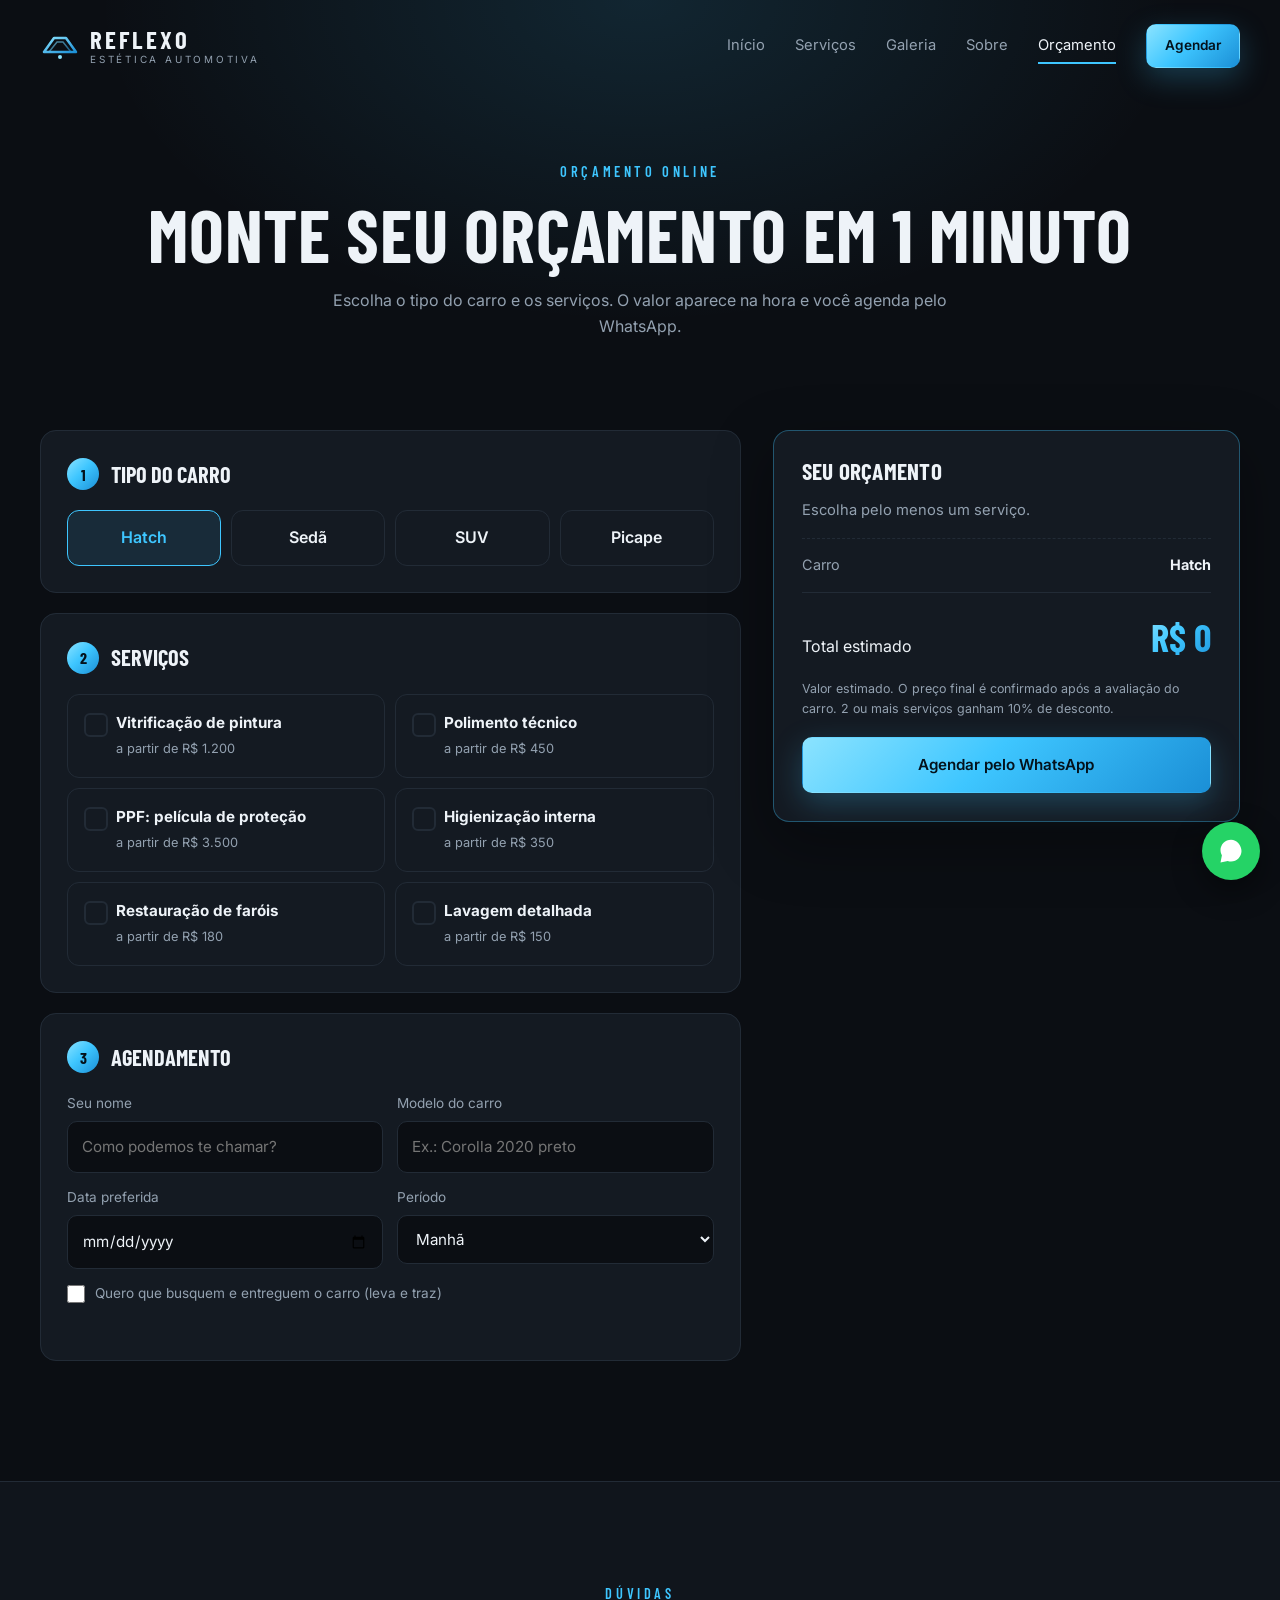
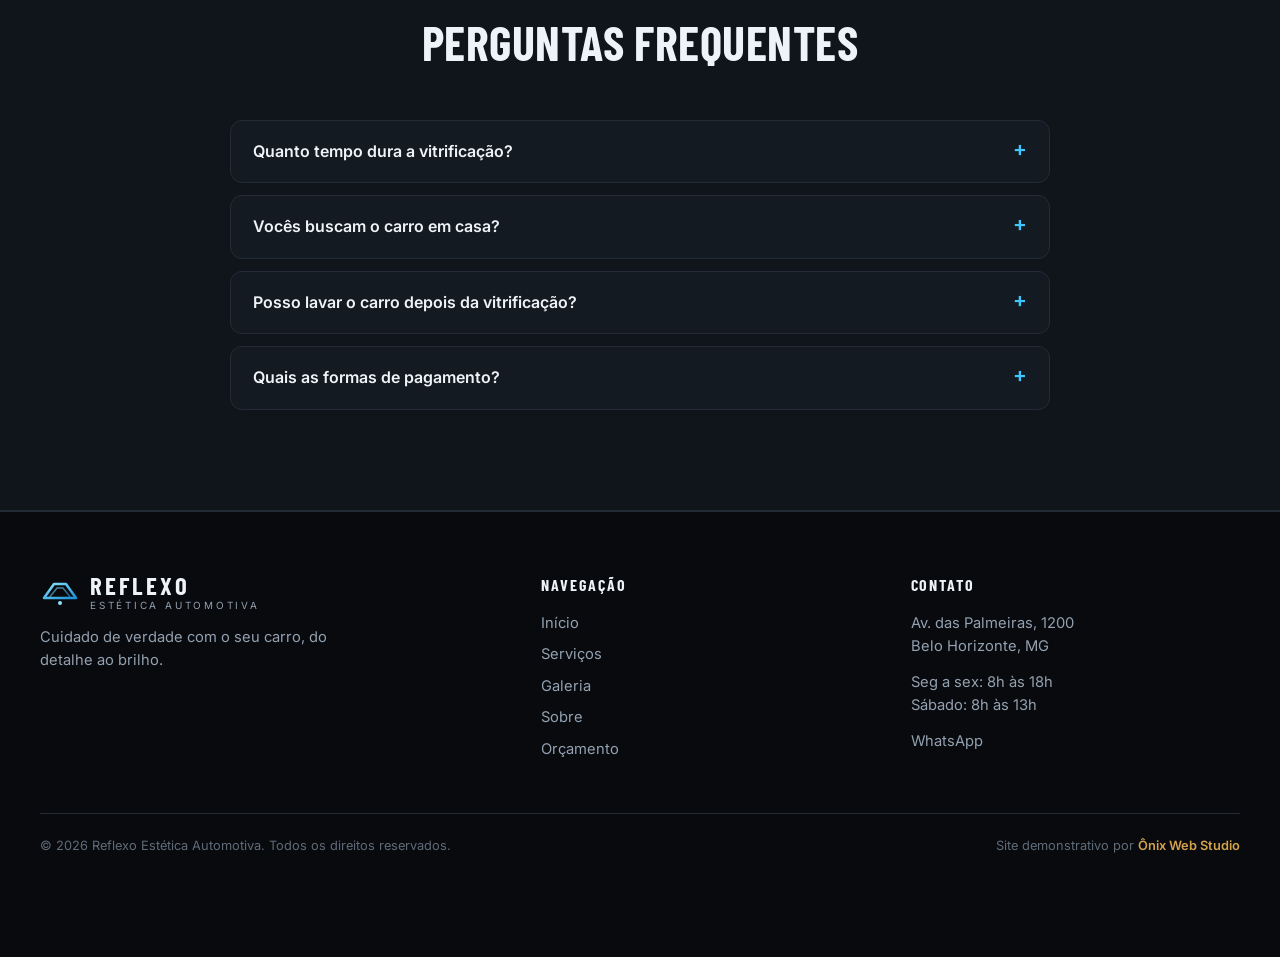
<file: orcamento.html>
<!doctype html>
<html lang="pt-BR">
<head>
  <meta charset="utf-8">
  <meta name="viewport" content="width=device-width, initial-scale=1">
  <title>Orçamento e agendamento | Reflexo Estética Automotiva</title>
  <meta name="description" content="Monte seu orçamento online e agende seu horário na Reflexo pelo WhatsApp.">
  <meta property="og:title" content="Orçamento e agendamento | Reflexo Estética Automotiva">
  <meta property="og:description" content="Monte seu orçamento online e agende seu horário na Reflexo pelo WhatsApp.">
  <meta property="og:image" content="img/vitrificacao-preto-depois.svg">
  <meta name="theme-color" content="#0b0e13">
  <link rel="icon" href="img/favicon.svg" type="image/svg+xml">
  <link rel="preconnect" href="https://fonts.googleapis.com">
  <link rel="preconnect" href="https://fonts.gstatic.com" crossorigin>
  <link href="https://fonts.googleapis.com/css2?family=Barlow+Condensed:wght@500;600;700&family=Inter:wght@300;400;500;600;700&display=swap" rel="stylesheet">
  <link rel="stylesheet" href="style.css">
</head>
<body>
  <header class="header" id="header">
    <div class="container header__inner">
      <a href="index.html" class="logo" aria-label="Reflexo Estética Automotiva, início"><svg class="logo__mark" viewBox="0 0 40 40" aria-hidden="true"><defs><linearGradient id="lg" x1="0" y1="0" x2="1" y2="1"><stop offset="0" stop-color="#8be3ff"/><stop offset="1" stop-color="#1b8fd6"/></linearGradient></defs><path d="M4 26 L14 12 L26 12 L36 26 Z" fill="none" stroke="url(#lg)" stroke-width="2.5" stroke-linejoin="round"/><path d="M9 26 L17 16 L23 16 L31 26" fill="none" stroke="url(#lg)" stroke-width="1.5" opacity=".6"/><circle cx="20" cy="31" r="2" fill="#8be3ff"/></svg><span class="logo__text"><b>REFLEXO</b><small>Estética Automotiva</small></span></a>
      <nav class="nav" id="nav" aria-label="Menu principal"><a href="index.html">Início</a><a href="servicos.html">Serviços</a><a href="galeria.html">Galeria</a><a href="sobre.html">Sobre</a><a href="orcamento.html" class="is-active" aria-current="page">Orçamento</a><a href="orcamento.html" class="btn btn--primary btn--sm nav__cta">Agendar</a></nav>
      <button class="nav-toggle" id="navToggle" aria-label="Abrir menu" aria-expanded="false" aria-controls="nav"><span></span><span></span><span></span></button>
    </div>
  </header>
  <main>

    <section class="page-hero"><div class="container reveal"><p class="eyebrow">Orçamento online</p><h1>Monte seu orçamento em 1 minuto</h1><p>Escolha o tipo do carro e os serviços. O valor aparece na hora e você agenda pelo WhatsApp.</p></div></section>
    <section class="section section--tight">
      <div class="container quote">
        <form class="quote__form" id="quoteForm" novalidate>
          <fieldset class="qstep">
            <legend><span>1</span> Tipo do carro</legend>
            <div class="sizes">
              <label class="size"><input type="radio" name="size" value="hatch" data-mult="1" data-label="Hatch" checked><span>Hatch</span></label>
              <label class="size"><input type="radio" name="size" value="sedan" data-mult="1.15" data-label="Sedã"><span>Sedã</span></label>
              <label class="size"><input type="radio" name="size" value="suv" data-mult="1.3" data-label="SUV"><span>SUV</span></label>
              <label class="size"><input type="radio" name="size" value="picape" data-mult="1.4" data-label="Picape"><span>Picape</span></label>
            </div>
          </fieldset>
          <fieldset class="qstep">
            <legend><span>2</span> Serviços</legend>
            <div class="svcs">
              <label class="svc"><input type="checkbox" name="svc" value="vitrificacao" data-price="1200" data-label="Vitrificação"><span class="svc__box"><b>Vitrificação de pintura</b><small>a partir de R$ 1.200</small></span></label>
              <label class="svc"><input type="checkbox" name="svc" value="polimento" data-price="450" data-label="Polimento"><span class="svc__box"><b>Polimento técnico</b><small>a partir de R$ 450</small></span></label>
              <label class="svc"><input type="checkbox" name="svc" value="ppf" data-price="3500" data-label="PPF"><span class="svc__box"><b>PPF: película de proteção</b><small>a partir de R$ 3.500</small></span></label>
              <label class="svc"><input type="checkbox" name="svc" value="higienizacao" data-price="350" data-label="Higienização"><span class="svc__box"><b>Higienização interna</b><small>a partir de R$ 350</small></span></label>
              <label class="svc"><input type="checkbox" name="svc" value="farois" data-price="180" data-label="Faróis"><span class="svc__box"><b>Restauração de faróis</b><small>a partir de R$ 180</small></span></label>
              <label class="svc"><input type="checkbox" name="svc" value="lavagem" data-price="150" data-label="Lavagem"><span class="svc__box"><b>Lavagem detalhada</b><small>a partir de R$ 150</small></span></label>
            </div>
          </fieldset>
          <fieldset class="qstep">
            <legend><span>3</span> Agendamento</legend>
            <div class="fields">
              <label>Seu nome<input type="text" name="nome" required autocomplete="name" placeholder="Como podemos te chamar?"></label>
              <label>Modelo do carro<input type="text" name="modelo" required placeholder="Ex.: Corolla 2020 preto"></label>
              <label>Data preferida<input type="date" name="data" required></label>
              <label>Período<select name="periodo"><option>Manhã</option><option>Tarde</option></select></label>
              <label class="check"><input type="checkbox" name="busca"> Quero que busquem e entreguem o carro (leva e traz)</label>
            </div>
            <p class="form-error" id="formError" role="alert"></p>
          </fieldset>
        </form>
        <aside class="summary" aria-live="polite">
          <h3>Seu orçamento</h3>
          <ul class="summary__list" id="sumList"><li class="muted">Escolha pelo menos um serviço.</li></ul>
          <div class="summary__row"><span>Carro</span><b id="sumSize">Hatch</b></div>
          <div class="summary__row" id="sumDiscRow" hidden><span>Desconto combo (10%)</span><b id="sumDisc"></b></div>
          <div class="summary__total"><span>Total estimado</span><b id="sumTotal">R$ 0</b></div>
          <p class="summary__note">Valor estimado. O preço final é confirmado após a avaliação do carro. 2 ou mais serviços ganham 10% de desconto.</p>
          <button type="submit" form="quoteForm" class="btn btn--primary btn--block">Agendar pelo WhatsApp</button>
        </aside>
      </div>
    </section>
    <section class="section section--alt">
      <div class="container narrow">
        <header class="section__head reveal"><p class="eyebrow">Dúvidas</p><h2>Perguntas frequentes</h2></header>
        <div class="faq">
          <details><summary>Quanto tempo dura a vitrificação?</summary><p>Até 3 anos, com garantia por escrito, desde que as revisões de manutenção sejam feitas.</p></details>
          <details><summary>Vocês buscam o carro em casa?</summary><p>Sim. Oferecemos leva e traz em Belo Horizonte para serviços a partir de R$ 400.</p></details>
          <details><summary>Posso lavar o carro depois da vitrificação?</summary><p>Sim, depois de 7 dias. Indicamos os produtos certos para não desgastar a proteção.</p></details>
          <details><summary>Quais as formas de pagamento?</summary><p>Pix, débito ou crédito em até 10x (com taxa da operadora).</p></details>
        </div>
      </div>
    </section>
  </main>
  <footer class="footer">
    <div class="container footer__grid">
      <div>
        <a href="index.html" class="logo"><svg class="logo__mark" viewBox="0 0 40 40" aria-hidden="true"><defs><linearGradient id="lg" x1="0" y1="0" x2="1" y2="1"><stop offset="0" stop-color="#8be3ff"/><stop offset="1" stop-color="#1b8fd6"/></linearGradient></defs><path d="M4 26 L14 12 L26 12 L36 26 Z" fill="none" stroke="url(#lg)" stroke-width="2.5" stroke-linejoin="round"/><path d="M9 26 L17 16 L23 16 L31 26" fill="none" stroke="url(#lg)" stroke-width="1.5" opacity=".6"/><circle cx="20" cy="31" r="2" fill="#8be3ff"/></svg><span class="logo__text"><b>REFLEXO</b><small>Estética Automotiva</small></span></a>
        <p class="footer__text">Cuidado de verdade com o seu carro, do detalhe ao brilho.</p>
      </div>
      <div><h4>Navegação</h4><a href="index.html">Início</a><a href="servicos.html">Serviços</a><a href="galeria.html">Galeria</a><a href="sobre.html">Sobre</a><a href="orcamento.html">Orçamento</a></div>
      <div><h4>Contato</h4><p>Av. das Palmeiras, 1200<br>Belo Horizonte, MG</p><p>Seg a sex: 8h às 18h<br>Sábado: 8h às 13h</p><a href="#" class="js-wa" data-msg="Olá! Vim pelo site da Reflexo.">WhatsApp</a></div>
    </div>
    <div class="container footer__bottom">
      <span>© <span class="js-year"></span> Reflexo Estética Automotiva. Todos os direitos reservados.</span>
      <a class="footer__credit" href="https://dev-anthonym.github.io/Site-OnixWeb/" target="_blank" rel="noopener">Site demonstrativo por <b>Ônix Web Studio</b></a>
    </div>
  </footer>
  <a href="#" class="wa-float js-wa" data-msg="Olá! Vim pelo site da Reflexo e quero um orçamento." aria-label="Falar no WhatsApp"><svg viewBox="0 0 32 32" width="28" height="28" aria-hidden="true"><path fill="currentColor" d="M16.04 3C9.4 3 4 8.36 4 14.97c0 2.11.56 4.17 1.62 5.99L4 29l8.25-1.6a12.1 12.1 0 0 0 3.79.6C22.68 28 28 22.63 28 16.02 28 9.4 22.68 3 16.04 3Zm5.25 15.45c-.29-.15-1.7-.84-1.96-.94-.26-.1-.45-.15-.64.15-.19.29-.74.93-.9 1.12-.17.2-.33.22-.62.07-.29-.15-1.21-.45-2.3-1.42-.85-.76-1.43-1.7-1.6-1.98-.16-.29-.02-.45.13-.59.13-.13.29-.34.43-.51.15-.17.2-.29.29-.48.1-.2.05-.37-.02-.51-.07-.15-.64-1.55-.88-2.12-.23-.56-.47-.48-.64-.49h-.55c-.19 0-.5.07-.76.36-.26.29-1 .98-1 2.38 0 1.4 1.02 2.76 1.17 2.95.14.2 2 3.06 4.86 4.29.68.29 1.21.47 1.62.6.68.22 1.3.19 1.8.11.55-.08 1.7-.7 1.93-1.36.24-.67.24-1.24.17-1.36-.07-.12-.26-.2-.55-.34Z"/></svg></a>
  <script src="script.js"></script>
</body>
</html>
</file>
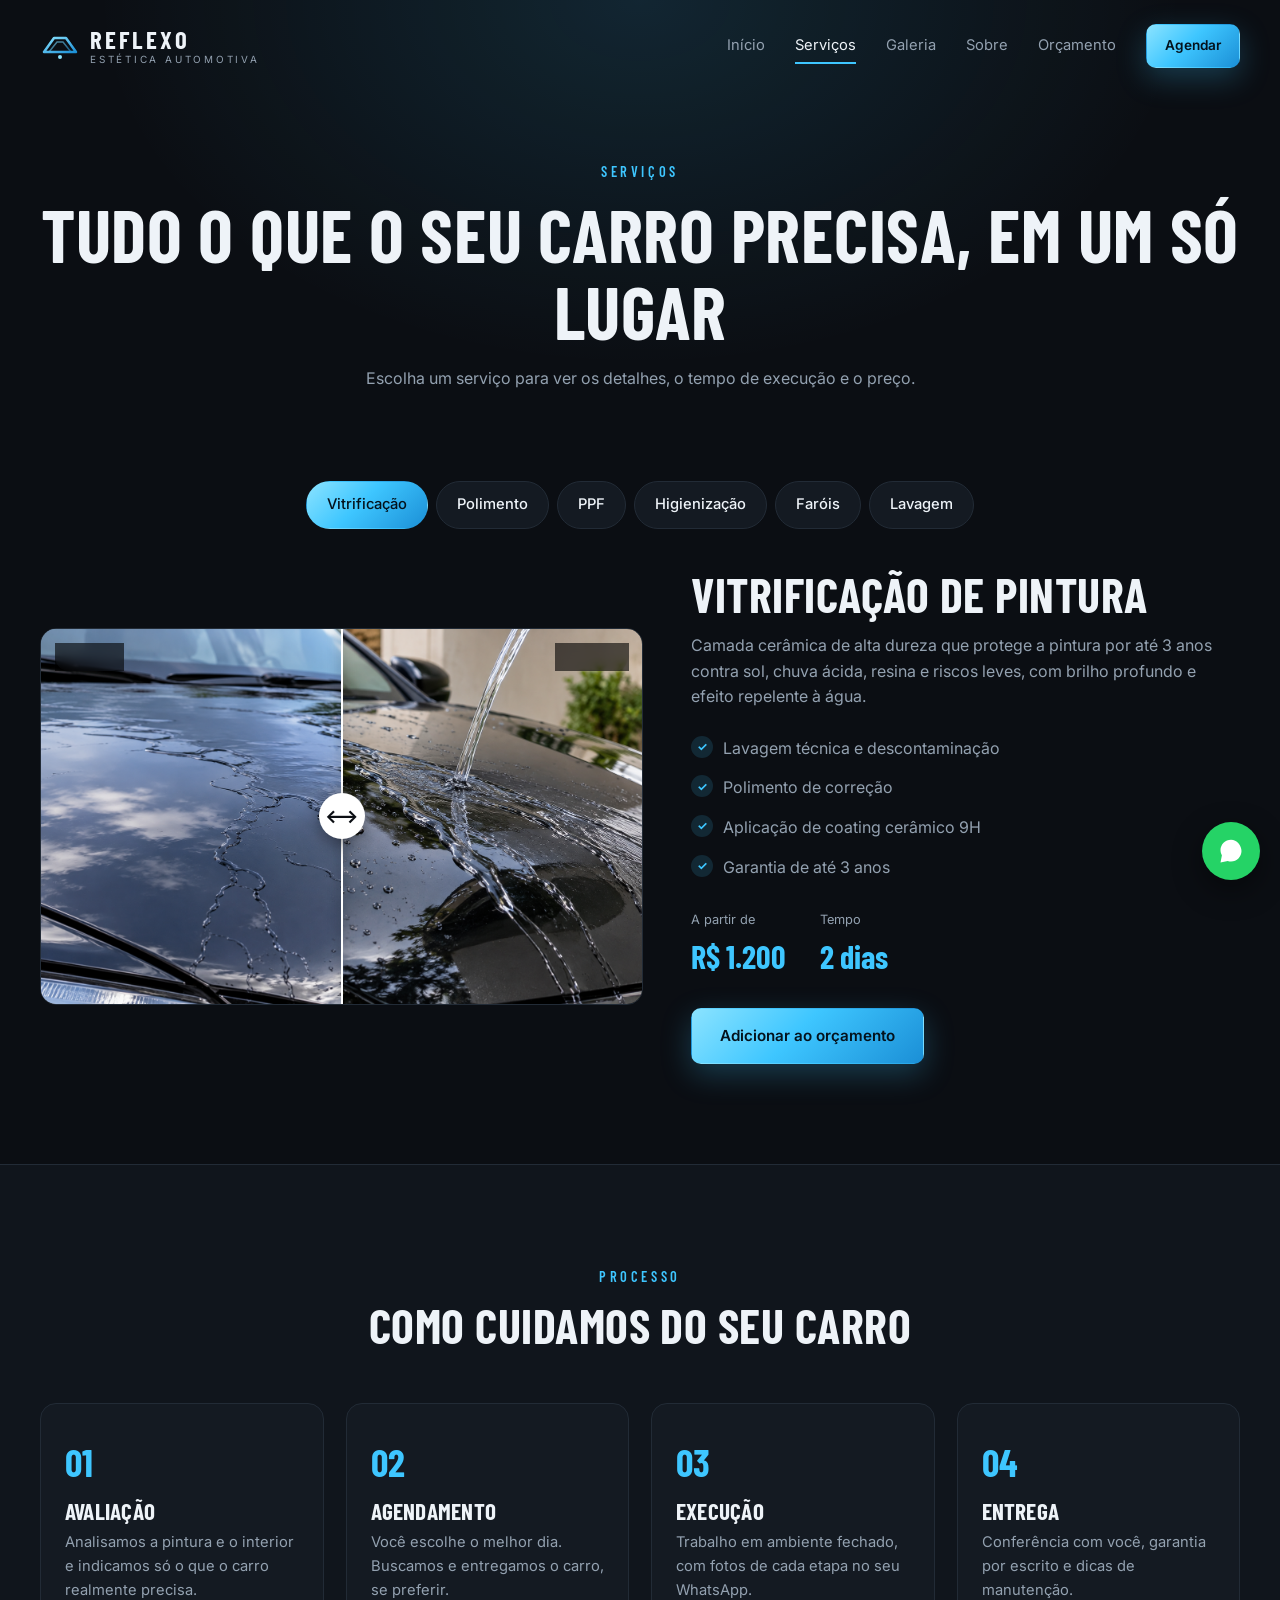
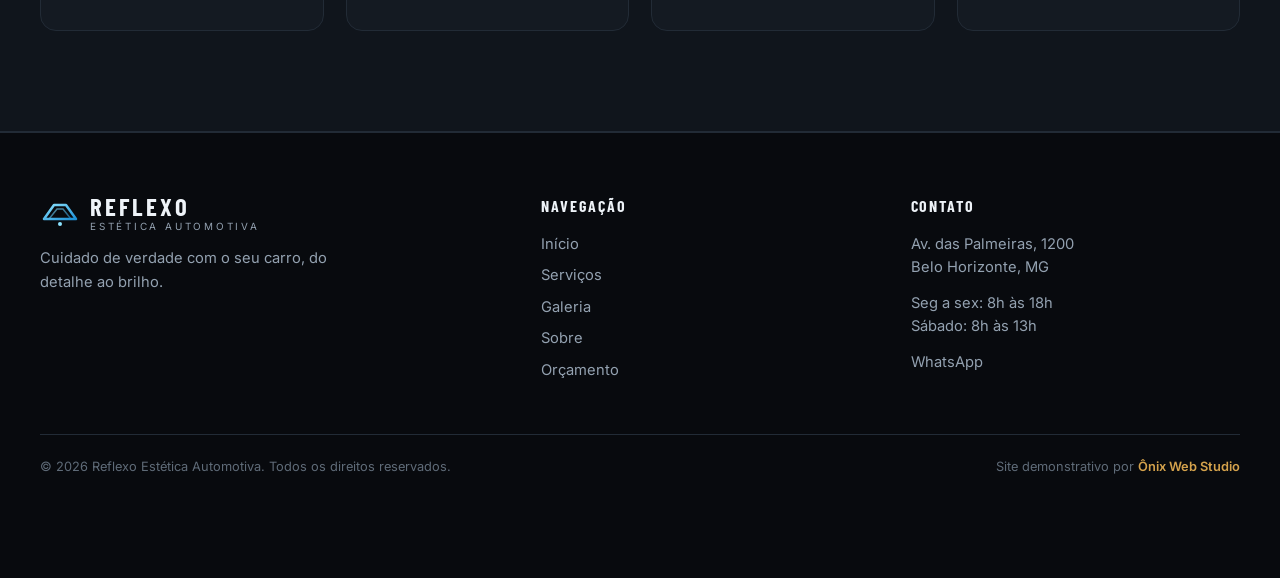
<file: servicos.html>
<!doctype html>
<html lang="pt-BR">
<head>
  <meta charset="utf-8">
  <meta name="viewport" content="width=device-width, initial-scale=1">
  <title>Serviços | Reflexo Estética Automotiva</title>
  <meta name="description" content="Conheça os serviços da Reflexo: vitrificação, polimento técnico, PPF, higienização interna, restauração de faróis e lavagem detalhada.">
  <meta property="og:title" content="Serviços | Reflexo Estética Automotiva">
  <meta property="og:description" content="Conheça os serviços da Reflexo: vitrificação, polimento técnico, PPF, higienização interna, restauração de faróis e lavagem detalhada.">
  <meta property="og:image" content="img/vitrificacao-preto-depois.svg">
  <meta name="theme-color" content="#0b0e13">
  <link rel="icon" href="img/favicon.svg" type="image/svg+xml">
  <link rel="preconnect" href="https://fonts.googleapis.com">
  <link rel="preconnect" href="https://fonts.gstatic.com" crossorigin>
  <link href="https://fonts.googleapis.com/css2?family=Barlow+Condensed:wght@500;600;700&family=Inter:wght@300;400;500;600;700&display=swap" rel="stylesheet">
  <link rel="stylesheet" href="style.css">
</head>
<body>
  <header class="header" id="header">
    <div class="container header__inner">
      <a href="index.html" class="logo" aria-label="Reflexo Estética Automotiva, início"><svg class="logo__mark" viewBox="0 0 40 40" aria-hidden="true"><defs><linearGradient id="lg" x1="0" y1="0" x2="1" y2="1"><stop offset="0" stop-color="#8be3ff"/><stop offset="1" stop-color="#1b8fd6"/></linearGradient></defs><path d="M4 26 L14 12 L26 12 L36 26 Z" fill="none" stroke="url(#lg)" stroke-width="2.5" stroke-linejoin="round"/><path d="M9 26 L17 16 L23 16 L31 26" fill="none" stroke="url(#lg)" stroke-width="1.5" opacity=".6"/><circle cx="20" cy="31" r="2" fill="#8be3ff"/></svg><span class="logo__text"><b>REFLEXO</b><small>Estética Automotiva</small></span></a>
      <nav class="nav" id="nav" aria-label="Menu principal"><a href="index.html">Início</a><a href="servicos.html" class="is-active" aria-current="page">Serviços</a><a href="galeria.html">Galeria</a><a href="sobre.html">Sobre</a><a href="orcamento.html">Orçamento</a><a href="orcamento.html" class="btn btn--primary btn--sm nav__cta">Agendar</a></nav>
      <button class="nav-toggle" id="navToggle" aria-label="Abrir menu" aria-expanded="false" aria-controls="nav"><span></span><span></span><span></span></button>
    </div>
  </header>
  <main>

    <section class="page-hero"><div class="container reveal"><p class="eyebrow">Serviços</p><h1>Tudo o que o seu carro precisa, em um só lugar</h1><p>Escolha um serviço para ver os detalhes, o tempo de execução e o preço.</p></div></section>
    <section class="section section--tight">
      <div class="container">
        <div class="tabs" role="tablist" aria-label="Serviços">
          <button class="tab is-active" role="tab" aria-selected="true" aria-controls="p-vitrificacao" id="t-vitrificacao" data-tab="vitrificacao">Vitrificação</button>
          <button class="tab" role="tab" aria-selected="false" aria-controls="p-polimento" id="t-polimento" data-tab="polimento">Polimento</button>
          <button class="tab" role="tab" aria-selected="false" aria-controls="p-ppf" id="t-ppf" data-tab="ppf">PPF</button>
          <button class="tab" role="tab" aria-selected="false" aria-controls="p-higienizacao" id="t-higienizacao" data-tab="higienizacao">Higienização</button>
          <button class="tab" role="tab" aria-selected="false" aria-controls="p-farois" id="t-farois" data-tab="farois">Faróis</button>
          <button class="tab" role="tab" aria-selected="false" aria-controls="p-lavagem" id="t-lavagem" data-tab="lavagem">Lavagem</button>
        </div>
        <article class="panel is-active" role="tabpanel" id="p-vitrificacao" aria-labelledby="t-vitrificacao">
          <div class="panel__media"><div class="ba " data-ba tabindex="0" role="slider" aria-label="Comparar antes e depois" aria-valuemin="0" aria-valuemax="100" aria-valuenow="50">
          <img src="img/depois/vitrificacao-depois.png" alt="Depois do serviço" class="ba__img" draggable="false">
          <div class="ba__before"><img src="img/antes/vitrificacao-antes.png" alt="Antes do serviço" class="ba__img" draggable="false"></div>
          <span class="ba__tag ba__tag--l">Antes</span><span class="ba__tag ba__tag--r">Depois</span>
          <div class="ba__handle"><span>⟷</span></div>
        </div></div>
          <div class="panel__text">
            <h2>Vitrificação de pintura</h2>
            <p>Camada cerâmica de alta dureza que protege a pintura por até 3 anos contra sol, chuva ácida, resina e riscos leves, com brilho profundo e efeito repelente à água.</p>
            <ul class="checks"><li>Lavagem técnica e descontaminação</li><li>Polimento de correção</li><li>Aplicação de coating cerâmico 9H</li><li>Garantia de até 3 anos</li></ul>
            <div class="panel__meta"><div><small>A partir de</small><b>R$ 1.200</b></div><div><small>Tempo</small><b>2 dias</b></div></div>
            <a href="orcamento.html?servico=vitrificacao" class="btn btn--primary">Adicionar ao orçamento</a>
          </div>
        </article>
        <article class="panel" role="tabpanel" id="p-polimento" aria-labelledby="t-polimento" hidden>
          <div class="panel__media"><div class="ba " data-ba tabindex="0" role="slider" aria-label="Comparar antes e depois" aria-valuemin="0" aria-valuemax="100" aria-valuenow="50">
          <img src="img/depois/polimento-depois.png" alt="Depois do serviço" class="ba__img" draggable="false">
          <div class="ba__before"><img src="img/antes/polimento-antes.png" alt="Antes do serviço" class="ba__img" draggable="false"></div>
          <span class="ba__tag ba__tag--l">Antes</span><span class="ba__tag ba__tag--r">Depois</span>
          <div class="ba__handle"><span>⟷</span></div>
        </div></div>
          <div class="panel__text">
            <h2>Polimento técnico</h2>
            <p>Remove riscos superficiais, marcas de lavagem (swirls) e manchas, devolvendo a cor original e o brilho de carro novo.</p>
            <ul class="checks"><li>Medição da espessura da pintura</li><li>Correção em etapas (corte e refino)</li><li>Proteção com selante</li><li>Acabamento espelhado</li></ul>
            <div class="panel__meta"><div><small>A partir de</small><b>R$ 450</b></div><div><small>Tempo</small><b>1 dia</b></div></div>
            <a href="orcamento.html?servico=polimento" class="btn btn--primary">Adicionar ao orçamento</a>
          </div>
        </article>
        <article class="panel" role="tabpanel" id="p-ppf" aria-labelledby="t-ppf" hidden>
          <div class="panel__media"><div class="ba " data-ba tabindex="0" role="slider" aria-label="Comparar antes e depois" aria-valuemin="0" aria-valuemax="100" aria-valuenow="50">
          <img src="img/depois/PPF-depois.png" alt="Depois do serviço" class="ba__img" draggable="false">
          <div class="ba__before"><img src="img/antes/PPF-antes.png" alt="Antes do serviço" class="ba__img" draggable="false"></div>
          <span class="ba__tag ba__tag--l">Antes</span><span class="ba__tag ba__tag--r">Depois</span>
          <div class="ba__handle"><span>⟷</span></div>
        </div></div>
          <div class="panel__text">
            <h2>PPF: película de proteção</h2>
            <p>Película transparente autorregenerativa que protege a frente do carro contra pedras, riscos e pequenos impactos, sem alterar a cor.</p>
            <ul class="checks"><li>Capô, para-choque e retrovisores</li><li>Película autorregenerativa</li><li>Invisível depois de aplicada</li><li>Garantia de 5 anos</li></ul>
            <div class="panel__meta"><div><small>A partir de</small><b>R$ 3.500</b></div><div><small>Tempo</small><b>3 dias</b></div></div>
            <a href="orcamento.html?servico=ppf" class="btn btn--primary">Adicionar ao orçamento</a>
          </div>
        </article>
        <article class="panel" role="tabpanel" id="p-higienizacao" aria-labelledby="t-higienizacao" hidden>
          <div class="panel__media"><div class="ba " data-ba tabindex="0" role="slider" aria-label="Comparar antes e depois" aria-valuemin="0" aria-valuemax="100" aria-valuenow="50">
          <img src="img/depois/higienizacao-depois.png" alt="Depois do serviço" class="ba__img" draggable="false">
          <div class="ba__before"><img src="img/antes/higienizacao-antes.png" alt="Antes do serviço" class="ba__img" draggable="false"></div>
          <span class="ba__tag ba__tag--l">Antes</span><span class="ba__tag ba__tag--r">Depois</span>
          <div class="ba__handle"><span>⟷</span></div>
        </div></div>
          <div class="panel__text">
            <h2>Higienização interna</h2>
            <p>Limpeza profunda de bancos, carpetes, teto e painel, com extração de sujeira e eliminação de odores e bactérias.</p>
            <ul class="checks"><li>Extração de bancos e carpetes</li><li>Limpeza e hidratação de couro</li><li>Oxi-sanitização contra odores</li><li>Limpeza de painel e saídas de ar</li></ul>
            <div class="panel__meta"><div><small>A partir de</small><b>R$ 350</b></div><div><small>Tempo</small><b>1 dia</b></div></div>
            <a href="orcamento.html?servico=higienizacao" class="btn btn--primary">Adicionar ao orçamento</a>
          </div>
        </article>
        <article class="panel" role="tabpanel" id="p-farois" aria-labelledby="t-farois" hidden>
          <div class="panel__media"><div class="ba " data-ba tabindex="0" role="slider" aria-label="Comparar antes e depois" aria-valuemin="0" aria-valuemax="100" aria-valuenow="50">
          <img src="img/depois/farol-depois.jpeg" alt="Depois do serviço" class="ba__img" draggable="false">
          <div class="ba__before"><img src="img/antes/farol-antes.jpeg" alt="Antes do serviço" class="ba__img" draggable="false"></div>
          <span class="ba__tag ba__tag--l">Antes</span><span class="ba__tag ba__tag--r">Depois</span>
          <div class="ba__handle"><span>⟷</span></div>
        </div></div>
          <div class="panel__text">
            <h2>Restauração de faróis</h2>
            <p>Remove o amarelado e a opacidade das lentes, devolvendo a transparência, a segurança à noite e a aparência de novo.</p>
            <ul class="checks"><li>Lixamento e polimento das lentes</li><li>Proteção UV contra novo amarelamento</li><li>Mais visibilidade à noite</li><li>Resultado no mesmo dia</li></ul>
            <div class="panel__meta"><div><small>A partir de</small><b>R$ 180</b></div><div><small>Tempo</small><b>3 horas</b></div></div>
            <a href="orcamento.html?servico=farois" class="btn btn--primary">Adicionar ao orçamento</a>
          </div>
        </article>
        <article class="panel" role="tabpanel" id="p-lavagem" aria-labelledby="t-lavagem" hidden>
          <div class="panel__media"><div class="ba " data-ba tabindex="0" role="slider" aria-label="Comparar antes e depois" aria-valuemin="0" aria-valuemax="100" aria-valuenow="50">
          <img src="img/depois/lavagem-depois-x6.jpeg" alt="Depois do serviço" class="ba__img" draggable="false">
          <div class="ba__before"><img src="img/antes/lavagem-antes-x6.jpeg" alt="Antes do serviço" class="ba__img" draggable="false"></div>
          <span class="ba__tag ba__tag--l">Antes</span><span class="ba__tag ba__tag--r">Depois</span>
          <div class="ba__handle"><span>⟷</span></div>
        </div></div>
          <div class="panel__text">
            <h2>Lavagem detalhada</h2>
            <p>Lavagem minuciosa por dentro e por fora, com produtos de pH neutro que não agridem a pintura, incluindo rodas e caixas de roda.</p>
            <ul class="checks"><li>Pré-lavagem com espuma ativa</li><li>Limpeza de rodas e pneus</li><li>Aspiração completa</li><li>Cera de proteção rápida</li></ul>
            <div class="panel__meta"><div><small>A partir de</small><b>R$ 150</b></div><div><small>Tempo</small><b>3 horas</b></div></div>
            <a href="orcamento.html?servico=lavagem" class="btn btn--primary">Adicionar ao orçamento</a>
          </div>
        </article>
      </div>
    </section>
    <section class="section section--alt">
      <div class="container">
        <header class="section__head reveal"><p class="eyebrow">Processo</p><h2>Como cuidamos do seu carro</h2></header>
        <ol class="steps">
          <li class="reveal"><span>01</span><h3>Avaliação</h3><p>Analisamos a pintura e o interior e indicamos só o que o carro realmente precisa.</p></li>
          <li class="reveal"><span>02</span><h3>Agendamento</h3><p>Você escolhe o melhor dia. Buscamos e entregamos o carro, se preferir.</p></li>
          <li class="reveal"><span>03</span><h3>Execução</h3><p>Trabalho em ambiente fechado, com fotos de cada etapa no seu WhatsApp.</p></li>
          <li class="reveal"><span>04</span><h3>Entrega</h3><p>Conferência com você, garantia por escrito e dicas de manutenção.</p></li>
        </ol>
      </div>
    </section>
  </main>
  <footer class="footer">
    <div class="container footer__grid">
      <div>
        <a href="index.html" class="logo"><svg class="logo__mark" viewBox="0 0 40 40" aria-hidden="true"><defs><linearGradient id="lg" x1="0" y1="0" x2="1" y2="1"><stop offset="0" stop-color="#8be3ff"/><stop offset="1" stop-color="#1b8fd6"/></linearGradient></defs><path d="M4 26 L14 12 L26 12 L36 26 Z" fill="none" stroke="url(#lg)" stroke-width="2.5" stroke-linejoin="round"/><path d="M9 26 L17 16 L23 16 L31 26" fill="none" stroke="url(#lg)" stroke-width="1.5" opacity=".6"/><circle cx="20" cy="31" r="2" fill="#8be3ff"/></svg><span class="logo__text"><b>REFLEXO</b><small>Estética Automotiva</small></span></a>
        <p class="footer__text">Cuidado de verdade com o seu carro, do detalhe ao brilho.</p>
      </div>
      <div><h4>Navegação</h4><a href="index.html">Início</a><a href="servicos.html">Serviços</a><a href="galeria.html">Galeria</a><a href="sobre.html">Sobre</a><a href="orcamento.html">Orçamento</a></div>
      <div><h4>Contato</h4><p>Av. das Palmeiras, 1200<br>Belo Horizonte, MG</p><p>Seg a sex: 8h às 18h<br>Sábado: 8h às 13h</p><a href="#" class="js-wa" data-msg="Olá! Vim pelo site da Reflexo.">WhatsApp</a></div>
    </div>
    <div class="container footer__bottom">
      <span>© <span class="js-year"></span> Reflexo Estética Automotiva. Todos os direitos reservados.</span>
      <a class="footer__credit" href="https://dev-anthonym.github.io/Site-OnixWeb/" target="_blank" rel="noopener">Site demonstrativo por <b>Ônix Web Studio</b></a>
    </div>
  </footer>
  <a href="#" class="wa-float js-wa" data-msg="Olá! Vim pelo site da Reflexo e quero um orçamento." aria-label="Falar no WhatsApp"><svg viewBox="0 0 32 32" width="28" height="28" aria-hidden="true"><path fill="currentColor" d="M16.04 3C9.4 3 4 8.36 4 14.97c0 2.11.56 4.17 1.62 5.99L4 29l8.25-1.6a12.1 12.1 0 0 0 3.79.6C22.68 28 28 22.63 28 16.02 28 9.4 22.68 3 16.04 3Zm5.25 15.45c-.29-.15-1.7-.84-1.96-.94-.26-.1-.45-.15-.64.15-.19.29-.74.93-.9 1.12-.17.2-.33.22-.62.07-.29-.15-1.21-.45-2.3-1.42-.85-.76-1.43-1.7-1.6-1.98-.16-.29-.02-.45.13-.59.13-.13.29-.34.43-.51.15-.17.2-.29.29-.48.1-.2.05-.37-.02-.51-.07-.15-.64-1.55-.88-2.12-.23-.56-.47-.48-.64-.49h-.55c-.19 0-.5.07-.76.36-.26.29-1 .98-1 2.38 0 1.4 1.02 2.76 1.17 2.95.14.2 2 3.06 4.86 4.29.68.29 1.21.47 1.62.6.68.22 1.3.19 1.8.11.55-.08 1.7-.7 1.93-1.36.24-.67.24-1.24.17-1.36-.07-.12-.26-.2-.55-.34Z"/></svg></a>
  <script src="script.js"></script>
</body>
</html>
</file>
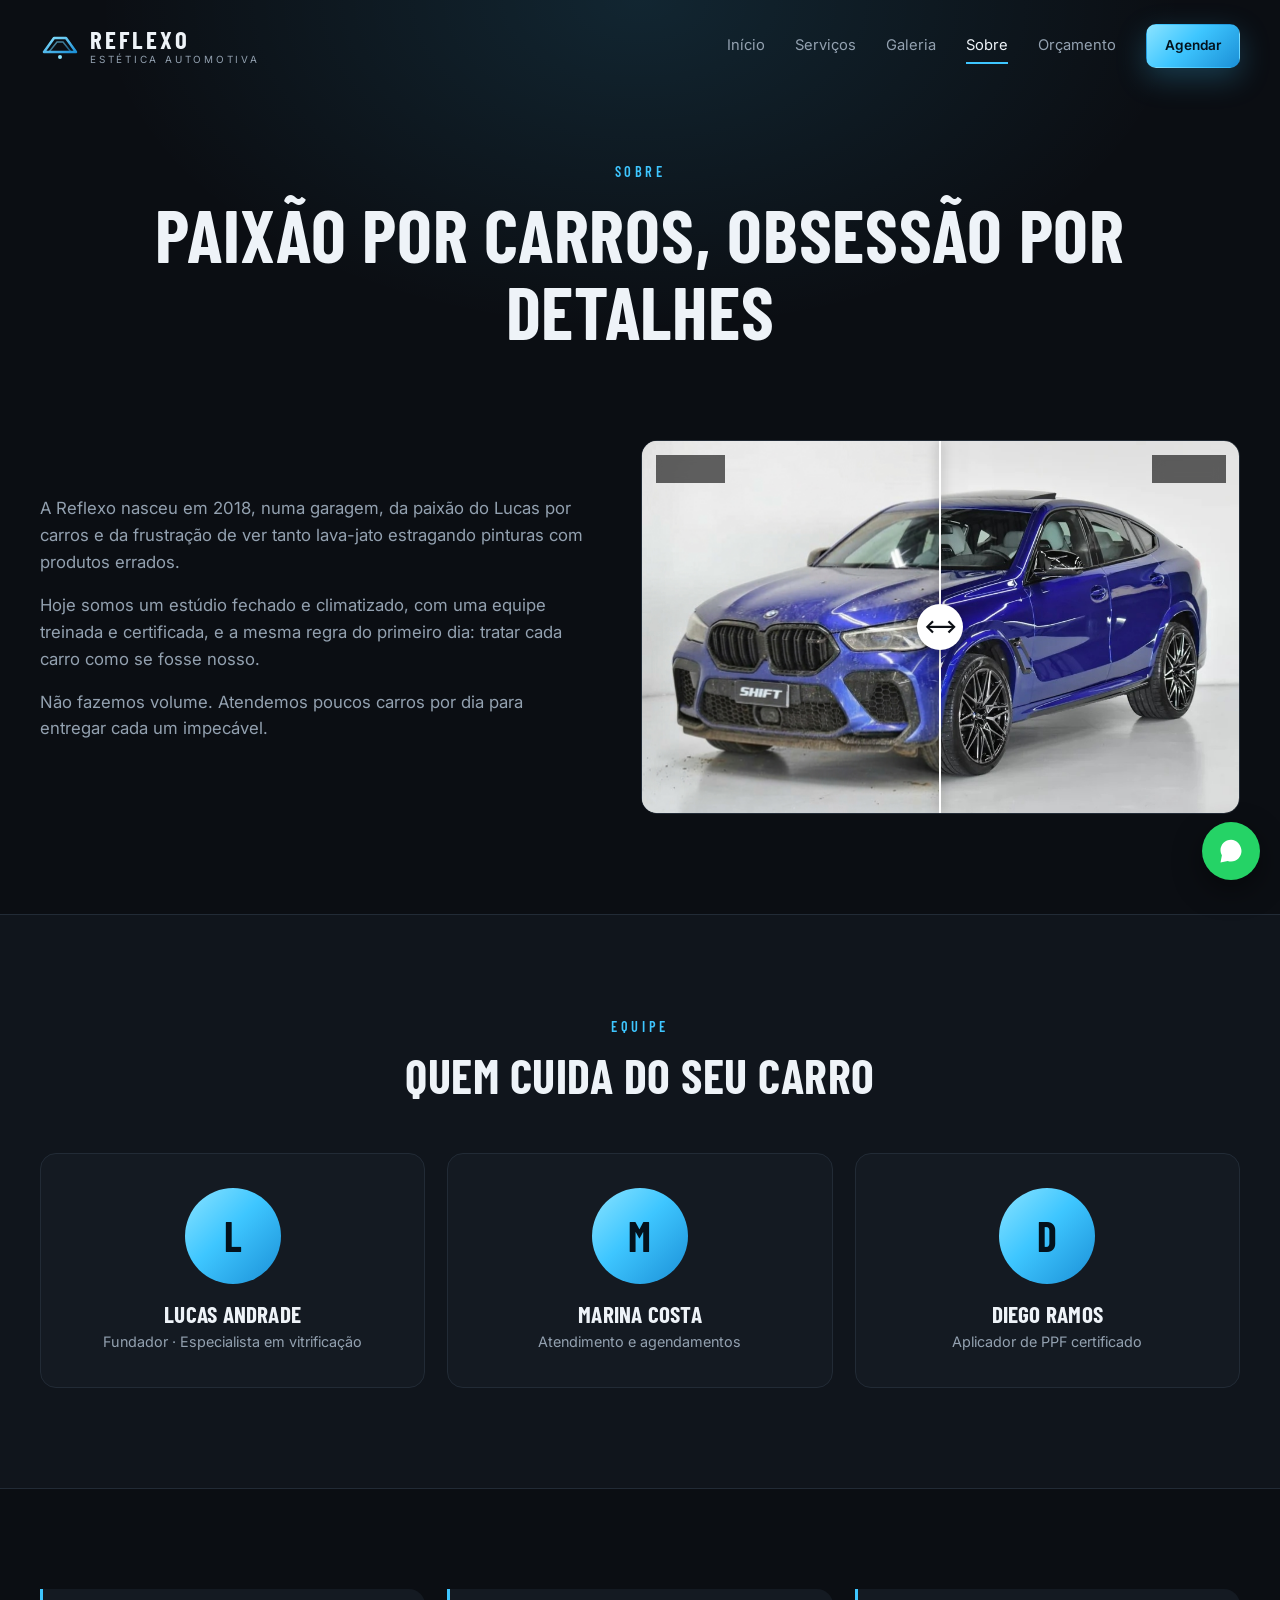
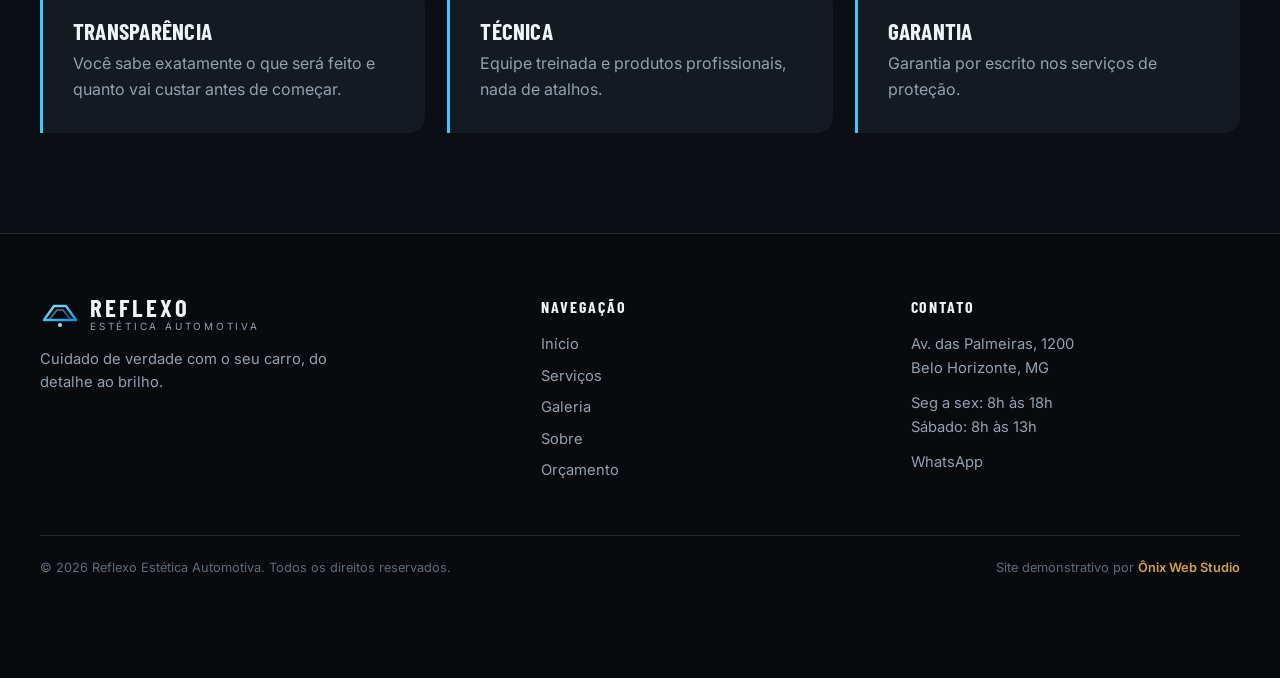
<file: sobre.html>
<!doctype html>
<html lang="pt-BR">
<head>
  <meta charset="utf-8">
  <meta name="viewport" content="width=device-width, initial-scale=1">
  <title>Sobre | Reflexo Estética Automotiva</title>
  <meta name="description" content="Conheça a história e a equipe da Reflexo Estética Automotiva, em Belo Horizonte.">
  <meta property="og:title" content="Sobre | Reflexo Estética Automotiva">
  <meta property="og:description" content="Conheça a história e a equipe da Reflexo Estética Automotiva, em Belo Horizonte.">
  <meta property="og:image" content="img/vitrificacao-preto-depois.svg">
  <meta name="theme-color" content="#0b0e13">
  <link rel="icon" href="img/favicon.svg" type="image/svg+xml">
  <link rel="preconnect" href="https://fonts.googleapis.com">
  <link rel="preconnect" href="https://fonts.gstatic.com" crossorigin>
  <link href="https://fonts.googleapis.com/css2?family=Barlow+Condensed:wght@500;600;700&family=Inter:wght@300;400;500;600;700&display=swap" rel="stylesheet">
  <link rel="stylesheet" href="style.css">
</head>
<body>
  <header class="header" id="header">
    <div class="container header__inner">
      <a href="index.html" class="logo" aria-label="Reflexo Estética Automotiva, início"><svg class="logo__mark" viewBox="0 0 40 40" aria-hidden="true"><defs><linearGradient id="lg" x1="0" y1="0" x2="1" y2="1"><stop offset="0" stop-color="#8be3ff"/><stop offset="1" stop-color="#1b8fd6"/></linearGradient></defs><path d="M4 26 L14 12 L26 12 L36 26 Z" fill="none" stroke="url(#lg)" stroke-width="2.5" stroke-linejoin="round"/><path d="M9 26 L17 16 L23 16 L31 26" fill="none" stroke="url(#lg)" stroke-width="1.5" opacity=".6"/><circle cx="20" cy="31" r="2" fill="#8be3ff"/></svg><span class="logo__text"><b>REFLEXO</b><small>Estética Automotiva</small></span></a>
      <nav class="nav" id="nav" aria-label="Menu principal"><a href="index.html">Início</a><a href="servicos.html">Serviços</a><a href="galeria.html">Galeria</a><a href="sobre.html" class="is-active" aria-current="page">Sobre</a><a href="orcamento.html">Orçamento</a><a href="orcamento.html" class="btn btn--primary btn--sm nav__cta">Agendar</a></nav>
      <button class="nav-toggle" id="navToggle" aria-label="Abrir menu" aria-expanded="false" aria-controls="nav"><span></span><span></span><span></span></button>
    </div>
  </header>
  <main>

    <section class="page-hero"><div class="container reveal"><p class="eyebrow">Sobre</p><h1>Paixão por carros, obsessão por detalhes</h1></div></section>
    <section class="section section--tight">
      <div class="container about">
        <div class="about__text reveal">
          <p>A Reflexo nasceu em 2018, numa garagem, da paixão do Lucas por carros e da frustração de ver tanto lava-jato estragando pinturas com produtos errados.</p>
          <p>Hoje somos um estúdio fechado e climatizado, com uma equipe treinada e certificada, e a mesma regra do primeiro dia: tratar cada carro como se fosse nosso.</p>
          <p>Não fazemos volume. Atendemos poucos carros por dia para entregar cada um impecável.</p>
        </div>
        <div class="about__media reveal"><div class="ba " data-ba tabindex="0" role="slider" aria-label="Comparar antes e depois" aria-valuemin="0" aria-valuemax="100" aria-valuenow="50">
          <img src="img/depois/lavagem-depois-x6.jpeg" alt="Depois do serviço" class="ba__img" draggable="false">
          <div class="ba__before"><img src="img/antes/lavagem-antes-x6.jpeg" alt="Antes do serviço" class="ba__img" draggable="false"></div>
          <span class="ba__tag ba__tag--l">Antes</span><span class="ba__tag ba__tag--r">Depois</span>
          <div class="ba__handle"><span>⟷</span></div>
        </div></div>
      </div>
    </section>
    <section class="section section--alt">
      <div class="container">
        <header class="section__head reveal"><p class="eyebrow">Equipe</p><h2>Quem cuida do seu carro</h2></header>
        <div class="team">
          <div class="member reveal"><span class="member__pic">L</span><h3>Lucas Andrade</h3><p>Fundador · Especialista em vitrificação</p></div>
          <div class="member reveal"><span class="member__pic">M</span><h3>Marina Costa</h3><p>Atendimento e agendamentos</p></div>
          <div class="member reveal"><span class="member__pic">D</span><h3>Diego Ramos</h3><p>Aplicador de PPF certificado</p></div>
        </div>
      </div>
    </section>
    <section class="section">
      <div class="container values">
        <div class="value reveal"><h3>Transparência</h3><p>Você sabe exatamente o que será feito e quanto vai custar antes de começar.</p></div>
        <div class="value reveal"><h3>Técnica</h3><p>Equipe treinada e produtos profissionais, nada de atalhos.</p></div>
        <div class="value reveal"><h3>Garantia</h3><p>Garantia por escrito nos serviços de proteção.</p></div>
      </div>
    </section>
  </main>
  <footer class="footer">
    <div class="container footer__grid">
      <div>
        <a href="index.html" class="logo"><svg class="logo__mark" viewBox="0 0 40 40" aria-hidden="true"><defs><linearGradient id="lg" x1="0" y1="0" x2="1" y2="1"><stop offset="0" stop-color="#8be3ff"/><stop offset="1" stop-color="#1b8fd6"/></linearGradient></defs><path d="M4 26 L14 12 L26 12 L36 26 Z" fill="none" stroke="url(#lg)" stroke-width="2.5" stroke-linejoin="round"/><path d="M9 26 L17 16 L23 16 L31 26" fill="none" stroke="url(#lg)" stroke-width="1.5" opacity=".6"/><circle cx="20" cy="31" r="2" fill="#8be3ff"/></svg><span class="logo__text"><b>REFLEXO</b><small>Estética Automotiva</small></span></a>
        <p class="footer__text">Cuidado de verdade com o seu carro, do detalhe ao brilho.</p>
      </div>
      <div><h4>Navegação</h4><a href="index.html">Início</a><a href="servicos.html">Serviços</a><a href="galeria.html">Galeria</a><a href="sobre.html">Sobre</a><a href="orcamento.html">Orçamento</a></div>
      <div><h4>Contato</h4><p>Av. das Palmeiras, 1200<br>Belo Horizonte, MG</p><p>Seg a sex: 8h às 18h<br>Sábado: 8h às 13h</p><a href="#" class="js-wa" data-msg="Olá! Vim pelo site da Reflexo.">WhatsApp</a></div>
    </div>
    <div class="container footer__bottom">
      <span>© <span class="js-year"></span> Reflexo Estética Automotiva. Todos os direitos reservados.</span>
      <a class="footer__credit" href="https://dev-anthonym.github.io/Site-OnixWeb/" target="_blank" rel="noopener">Site demonstrativo por <b>Ônix Web Studio</b></a>
    </div>
  </footer>
  <a href="#" class="wa-float js-wa" data-msg="Olá! Vim pelo site da Reflexo e quero um orçamento." aria-label="Falar no WhatsApp"><svg viewBox="0 0 32 32" width="28" height="28" aria-hidden="true"><path fill="currentColor" d="M16.04 3C9.4 3 4 8.36 4 14.97c0 2.11.56 4.17 1.62 5.99L4 29l8.25-1.6a12.1 12.1 0 0 0 3.79.6C22.68 28 28 22.63 28 16.02 28 9.4 22.68 3 16.04 3Zm5.25 15.45c-.29-.15-1.7-.84-1.96-.94-.26-.1-.45-.15-.64.15-.19.29-.74.93-.9 1.12-.17.2-.33.22-.62.07-.29-.15-1.21-.45-2.3-1.42-.85-.76-1.43-1.7-1.6-1.98-.16-.29-.02-.45.13-.59.13-.13.29-.34.43-.51.15-.17.2-.29.29-.48.1-.2.05-.37-.02-.51-.07-.15-.64-1.55-.88-2.12-.23-.56-.47-.48-.64-.49h-.55c-.19 0-.5.07-.76.36-.26.29-1 .98-1 2.38 0 1.4 1.02 2.76 1.17 2.95.14.2 2 3.06 4.86 4.29.68.29 1.21.47 1.62.6.68.22 1.3.19 1.8.11.55-.08 1.7-.7 1.93-1.36.24-.67.24-1.24.17-1.36-.07-.12-.26-.2-.55-.34Z"/></svg></a>
  <script src="script.js"></script>
</body>
</html>
</file>
<file: style.css>
/* ===== Reflexo Estética Automotiva (site demonstrativo) ===== */
:root {
  --bg: #0b0e13;
  --bg-2: #10151c;
  --card: #141a22;
  --line: #222b36;
  --text: #eef3f8;
  --muted: #93a1b0;
  --accent: #3ec6ff;
  --accent-2: #1b8fd6;
  --grad: linear-gradient(135deg, #8be3ff 0%, #3ec6ff 45%, #1b8fd6 100%);
  --radius: 16px;
  --head: "Barlow Condensed", "Arial Narrow", sans-serif;
  --body: "Inter", system-ui, sans-serif;
}
* { box-sizing: border-box; margin: 0; padding: 0; }
html { scroll-behavior: smooth; scroll-padding-top: 90px; }
body { background: var(--bg); color: var(--text); font-family: var(--body); line-height: 1.6; -webkit-font-smoothing: antialiased; overflow-x: hidden; }
img { max-width: 100%; display: block; }
a { color: inherit; text-decoration: none; }
ul, ol { list-style: none; }
button { font: inherit; color: inherit; }
.container { width: min(1200px, 100% - 32px); margin-inline: auto; }
.narrow { width: min(820px, 100% - 32px); }
.accent { background: var(--grad); -webkit-background-clip: text; background-clip: text; color: transparent; }
.eyebrow { font-family: var(--head); font-weight: 600; text-transform: uppercase; letter-spacing: .25em; font-size: .9rem; color: var(--accent); margin-bottom: 12px; }
h1, h2, h3 { font-family: var(--head); font-weight: 700; line-height: 1.05; letter-spacing: .01em; text-transform: uppercase; }
h1 { font-size: clamp(2.6rem, 6vw, 4.6rem); }
h2 { font-size: clamp(2rem, 4vw, 3rem); }
h3 { font-size: 1.45rem; }
.stars { color: #ffc93c; letter-spacing: 2px; }
.muted { color: var(--muted); }

/* Botões */
.btn { display: inline-flex; align-items: center; justify-content: center; gap: 8px; padding: 15px 28px; border-radius: 10px; font-weight: 600; font-size: .95rem; border: 1px solid transparent; cursor: pointer; transition: transform .2s, box-shadow .2s, background .2s, border-color .2s; }
.btn:hover { transform: translateY(-2px); }
.btn--primary { background: var(--grad); color: #04121c; box-shadow: 0 10px 30px rgba(62,198,255,.25); }
.btn--primary:hover { box-shadow: 0 14px 40px rgba(62,198,255,.4); }
.btn--ghost { border-color: var(--line); background: rgba(255,255,255,.03); }
.btn--ghost:hover { border-color: var(--accent); }
.btn--sm { padding: 10px 18px; font-size: .85rem; }
.btn--block { width: 100%; }

/* Header */
.header { position: fixed; inset: 0 0 auto; z-index: 50; transition: background .3s, box-shadow .3s, padding .3s; padding: 14px 0; }
.header.is-scrolled { background: rgba(11,14,19,.88); backdrop-filter: blur(14px); box-shadow: 0 1px 0 var(--line); padding: 6px 0; }
.header__inner { display: flex; align-items: center; justify-content: space-between; height: 64px; }
.logo { display: flex; align-items: center; gap: 10px; }
.logo__mark { width: 40px; height: 40px; }
.logo__text { display: flex; flex-direction: column; line-height: 1; }
.logo__text b { font-family: var(--head); font-size: 1.55rem; letter-spacing: .12em; }
.logo__text small { font-size: .62rem; letter-spacing: .28em; text-transform: uppercase; color: var(--muted); margin-top: 3px; }
.nav { display: flex; align-items: center; gap: 30px; font-size: .92rem; }
.nav a:not(.btn) { color: var(--muted); position: relative; padding: 6px 0; transition: color .2s; }
.nav a:not(.btn)::after { content: ""; position: absolute; left: 0; bottom: 0; width: 0; height: 2px; background: var(--accent); transition: width .25s; }
.nav a:not(.btn):hover, .nav a.is-active { color: var(--text); }
.nav a:not(.btn):hover::after, .nav a.is-active::after { width: 100%; }
.nav-toggle { display: none; background: none; border: 0; width: 42px; height: 42px; cursor: pointer; flex-direction: column; justify-content: center; gap: 6px; }
.nav-toggle span { display: block; width: 26px; height: 2px; background: var(--text); margin-inline: auto; transition: transform .3s, opacity .3s; }
.nav-toggle[aria-expanded="true"] span:nth-child(1) { transform: translateY(8px) rotate(45deg); }
.nav-toggle[aria-expanded="true"] span:nth-child(2) { opacity: 0; }
.nav-toggle[aria-expanded="true"] span:nth-child(3) { transform: translateY(-8px) rotate(-45deg); }

/* Hero */
.hero { padding: 150px 0 80px; background: radial-gradient(ellipse at 75% 20%, rgba(62,198,255,.14), transparent 55%), var(--bg); }
.hero__grid { display: grid; grid-template-columns: 1fr 1.15fr; gap: 56px; align-items: center; }
.hero__lead { color: var(--muted); font-size: 1.12rem; margin: 22px 0 32px; max-width: 520px; }
.hero__actions { display: flex; flex-wrap: wrap; gap: 12px; margin-bottom: 28px; }
.hero__rating { color: var(--muted); font-size: .9rem; }
.hero__rating b { color: var(--text); }
.hero__hint { text-align: center; color: var(--muted); font-size: .82rem; margin-top: 12px; letter-spacing: .08em; }

/* Comparador antes/depois */
.ba { --pos: 50%; position: relative; overflow: hidden; border-radius: var(--radius); aspect-ratio: 8 / 5; background: #000; cursor: ew-resize; user-select: none; touch-action: pan-y; border: 1px solid var(--line); outline: none; }
.ba:focus-visible { box-shadow: 0 0 0 3px var(--accent); }
.ba__img { width: 100%; height: 100%; object-fit: cover; pointer-events: none; }
.ba > .ba__img { position: absolute; inset: 0; }
.ba__before { position: absolute; inset: 0; clip-path: inset(0 calc(100% - var(--pos)) 0 0); }
.ba__handle { position: absolute; top: 0; bottom: 0; left: var(--pos); width: 2px; background: #fff; transform: translateX(-1px); box-shadow: 0 0 12px rgba(0,0,0,.6); }
.ba__handle span { position: absolute; top: 50%; left: 50%; transform: translate(-50%,-50%); width: 46px; height: 46px; border-radius: 50%; background: #fff; color: #0b0e13; display: grid; place-items: center; font-size: 1.2rem; font-weight: 700; box-shadow: 0 6px 20px rgba(0,0,0,.45); transition: transform .2s; }
.ba:hover .ba__handle span { transform: translate(-50%,-50%) scale(1.08); }
.ba__tag { position: absolute; top: 14px; padding: 5px 12px; border-radius: 999px; font-size: .72rem; font-weight: 600; letter-spacing: .12em; text-transform: uppercase; background: rgba(0,0,0,.6); backdrop-filter: blur(6px); }
.ba__tag--l { left: 14px; }
.ba__tag--r { right: 14px; color: var(--accent); }
.ba--hero { box-shadow: 0 30px 80px rgba(0,0,0,.55), 0 0 0 1px rgba(62,198,255,.15); }

/* Stats */
.stats { border-block: 1px solid var(--line); background: var(--bg-2); }
.stats__grid { display: grid; grid-template-columns: repeat(4, 1fr); }
.stat { padding: 34px 20px; text-align: center; border-right: 1px solid var(--line); }
.stat:last-child { border-right: 0; }
.stat b { display: block; font-family: var(--head); font-size: 2.8rem; line-height: 1; background: var(--grad); -webkit-background-clip: text; background-clip: text; color: transparent; }
.stat span { color: var(--muted); font-size: .88rem; }

/* Seções */
.section { padding: 100px 0; }
.section--tight { padding: 50px 0 100px; }
.section--alt { background: var(--bg-2); border-block: 1px solid var(--line); }
.section__head { text-align: center; margin-bottom: 52px; }
.page-hero { padding: 160px 0 40px; background: radial-gradient(ellipse at 50% 0%, rgba(62,198,255,.13), transparent 60%), var(--bg); text-align: center; }
.page-hero p:not(.eyebrow) { color: var(--muted); max-width: 620px; margin: 16px auto 0; }

/* Cards de serviço */
.cards { display: grid; grid-template-columns: repeat(3, 1fr); gap: 22px; }
.card { background: var(--card); border: 1px solid var(--line); border-radius: var(--radius); overflow: hidden; transition: transform .3s, border-color .3s; }
.card:hover { transform: translateY(-6px); border-color: rgba(62,198,255,.5); }
.card__img { aspect-ratio: 8 / 5; overflow: hidden; }
.card__img img { width: 100%; height: 100%; object-fit: cover; transition: transform .6s; }
.card:hover .card__img img { transform: scale(1.06); }
.card__body { padding: 22px 24px 26px; }
.card__body p { color: var(--muted); font-size: .92rem; margin: 8px 0 14px; }
.card__price { font-size: .85rem; color: var(--muted); }
.card__price b { color: var(--accent); font-size: 1.05rem; }

/* Por que */
.why, .about { display: grid; grid-template-columns: 1fr 1.1fr; gap: 56px; align-items: center; }
.checks { display: grid; gap: 14px; margin: 26px 0 30px; }
.checks li { position: relative; padding-left: 32px; color: var(--muted); }
.checks li b { color: var(--text); }
.checks li::before { content: "✓"; position: absolute; left: 0; top: 0; width: 22px; height: 22px; border-radius: 50%; background: rgba(62,198,255,.14); color: var(--accent); font-size: .75rem; font-weight: 700; display: grid; place-items: center; }

/* Depoimentos */
.testi { overflow: hidden; }
.testi__track { display: flex; transition: transform .6s cubic-bezier(.2,.8,.2,1); }
.testi__item { flex: 0 0 calc(100% / 3); padding: 0 11px; display: flex; }
.tcard { display: flex; flex-direction: column; width: 100%; background: var(--card); border: 1px solid var(--line); border-radius: var(--radius); padding: 26px; }
.tcard blockquote { font-size: 1.02rem; margin: 14px 0 22px; flex: 1; }
.tcard figcaption { display: flex; align-items: center; gap: 12px; }
.avatar { width: 42px; height: 42px; border-radius: 50%; background: var(--grad); color: #04121c; font-weight: 700; display: grid; place-items: center; }
figcaption small { display: block; color: var(--muted); font-size: .8rem; }
.testi__nav { display: flex; align-items: center; justify-content: center; gap: 18px; margin-top: 30px; }
.testi__btn { width: 42px; height: 42px; border-radius: 50%; border: 1px solid var(--line); background: var(--card); cursor: pointer; font-size: 1.4rem; line-height: 1; transition: border-color .2s; }
.testi__btn:hover { border-color: var(--accent); }
.testi__dots { display: flex; gap: 8px; }
.testi__dots button { width: 9px; height: 9px; border-radius: 99px; border: 0; background: var(--line); cursor: pointer; transition: width .3s, background .3s; }
.testi__dots button.is-active { width: 26px; background: var(--accent); }

/* CTA */
.cta { padding: 90px 0; background: linear-gradient(135deg, rgba(62,198,255,.16), rgba(27,143,214,.05)), var(--bg-2); border-top: 1px solid var(--line); }
.cta__inner { text-align: center; display: flex; flex-direction: column; align-items: center; gap: 16px; }
.cta p { color: var(--muted); margin-bottom: 10px; }

/* Abas de serviços */
.tabs { display: flex; flex-wrap: wrap; justify-content: center; gap: 8px; margin-bottom: 40px; }
.tab { padding: 11px 20px; border-radius: 999px; border: 1px solid var(--line); background: var(--card); cursor: pointer; font-weight: 500; font-size: .92rem; transition: all .2s; }
.tab:hover { border-color: var(--accent); }
.tab.is-active { background: var(--grad); color: #04121c; border-color: transparent; }
.panel { display: grid; grid-template-columns: 1.1fr 1fr; gap: 48px; align-items: center; animation: fade .5s ease; }
.panel[hidden] { display: none; }
.panel__text p { color: var(--muted); margin-top: 14px; }
.panel__meta { display: flex; gap: 34px; margin-bottom: 26px; }
.panel__meta small { display: block; color: var(--muted); font-size: .8rem; }
.panel__meta b { font-family: var(--head); font-size: 2rem; color: var(--accent); }
@keyframes fade { from { opacity: 0; transform: translateY(12px); } to { opacity: 1; transform: none; } }

.steps { display: grid; grid-template-columns: repeat(4, 1fr); gap: 22px; }
.steps li { padding: 28px 24px; background: var(--card); border: 1px solid var(--line); border-radius: var(--radius); }
.steps span { font-family: var(--head); font-size: 2.4rem; font-weight: 700; color: var(--accent); }
.steps h3 { margin: 6px 0 8px; }
.steps p { color: var(--muted); font-size: .92rem; }

/* Galeria */
.filters { display: flex; flex-wrap: wrap; justify-content: center; gap: 8px; margin-bottom: 36px; }
.chip { padding: 9px 18px; border-radius: 999px; border: 1px solid var(--line); background: var(--card); cursor: pointer; font-size: .9rem; transition: all .2s; }
.chip:hover { border-color: var(--accent); }
.chip.is-active { background: var(--text); color: var(--bg); }
.gallery { display: grid; grid-template-columns: repeat(2, 1fr); gap: 22px; }
.gitem { transition: opacity .35s, transform .35s; }
.gitem.is-hidden { display: none; }
.gitem figcaption { display: flex; justify-content: space-between; align-items: center; padding: 12px 4px 0; color: var(--muted); font-size: .9rem; }
.gitem__zoom { background: none; border: 1px solid var(--line); border-radius: 8px; padding: 6px 12px; cursor: pointer; font-size: .82rem; transition: border-color .2s; }
.gitem__zoom:hover { border-color: var(--accent); color: var(--accent); }
.lightbox { position: fixed; inset: 0; z-index: 100; background: rgba(4,6,9,.94); display: grid; place-items: center; padding: 60px 70px; animation: fade .3s; }
.lightbox[hidden] { display: none; }
.lightbox__stage { width: min(1100px, 100%); }
.lightbox__close { position: absolute; top: 20px; right: 24px; background: none; border: 0; font-size: 1.6rem; cursor: pointer; }
.lightbox__arrow { position: absolute; top: 50%; transform: translateY(-50%); width: 50px; height: 50px; border-radius: 50%; border: 1px solid var(--line); background: var(--card); font-size: 1.8rem; cursor: pointer; }
.lightbox__arrow--l { left: 14px; }
.lightbox__arrow--r { right: 14px; }

/* Sobre */
.about__text p { color: var(--muted); font-size: 1.05rem; margin-bottom: 16px; }
.team { display: grid; grid-template-columns: repeat(3, 1fr); gap: 22px; }
.member { text-align: center; padding: 34px 24px; background: var(--card); border: 1px solid var(--line); border-radius: var(--radius); }
.member__pic { width: 96px; height: 96px; margin: 0 auto 18px; border-radius: 50%; background: var(--grad); color: #04121c; font-family: var(--head); font-size: 2.6rem; font-weight: 700; display: grid; place-items: center; }
.member p { color: var(--muted); font-size: .9rem; margin-top: 4px; }
.values { display: grid; grid-template-columns: repeat(3, 1fr); gap: 22px; }
.value { padding: 30px; border-left: 3px solid var(--accent); background: var(--card); border-radius: 0 var(--radius) var(--radius) 0; }
.value p { color: var(--muted); margin-top: 8px; }

/* Orçamento */
.quote { display: grid; grid-template-columns: 1.5fr 1fr; gap: 32px; align-items: start; }
.qstep { border: 1px solid var(--line); background: var(--card); border-radius: var(--radius); padding: 26px; margin-bottom: 20px; }
.qstep legend { float: left; width: 100%; display: flex; align-items: center; gap: 12px; font-family: var(--head); font-size: 1.4rem; font-weight: 700; text-transform: uppercase; margin-bottom: 18px; }
.qstep legend span { width: 32px; height: 32px; border-radius: 50%; background: var(--grad); color: #04121c; display: grid; place-items: center; font-size: 1rem; }
.qstep legend + * { clear: both; }
.sizes { display: grid; grid-template-columns: repeat(4, 1fr); gap: 10px; }
.size input, .svc input { position: absolute; opacity: 0; pointer-events: none; }
.size span { display: block; text-align: center; padding: 14px 8px; border: 1px solid var(--line); border-radius: 12px; cursor: pointer; font-weight: 600; transition: all .2s; }
.size input:checked + span { border-color: var(--accent); background: rgba(62,198,255,.1); color: var(--accent); }
.size input:focus-visible + span, .svc input:focus-visible + .svc__box { box-shadow: 0 0 0 3px rgba(62,198,255,.4); }
.svcs { display: grid; grid-template-columns: repeat(2, 1fr); gap: 10px; }
.svc { position: relative; }
.svc__box { display: block; padding: 16px 16px 16px 48px; border: 1px solid var(--line); border-radius: 12px; cursor: pointer; position: relative; transition: all .2s; height: 100%; }
.svc__box::before { content: ""; position: absolute; left: 16px; top: 18px; width: 20px; height: 20px; border-radius: 6px; border: 2px solid var(--line); transition: all .2s; }
.svc input:checked + .svc__box { border-color: var(--accent); background: rgba(62,198,255,.08); }
.svc input:checked + .svc__box::before { background: var(--accent); border-color: var(--accent); box-shadow: inset 0 0 0 3px var(--card); }
.svc__box b { display: block; font-size: .95rem; }
.svc__box small { color: var(--muted); font-size: .8rem; }
.fields { display: grid; grid-template-columns: repeat(2, 1fr); gap: 14px; }
.fields label { display: flex; flex-direction: column; gap: 6px; font-size: .85rem; color: var(--muted); }
.fields input, .fields select { padding: 13px 14px; border-radius: 10px; border: 1px solid var(--line); background: var(--bg); color: var(--text); font: inherit; font-size: .95rem; }
.fields input:focus, .fields select:focus { outline: none; border-color: var(--accent); }
.fields input.is-invalid { border-color: #ff6b6b; }
.fields .check { grid-column: 1 / -1; flex-direction: row; align-items: center; gap: 10px; }
.fields .check input { width: 18px; height: 18px; accent-color: var(--accent); }
.form-error { color: #ff8a8a; font-size: .88rem; margin-top: 12px; min-height: 1.2em; }
.summary { position: sticky; top: 100px; background: var(--card); border: 1px solid rgba(62,198,255,.35); border-radius: var(--radius); padding: 28px; box-shadow: 0 20px 60px rgba(0,0,0,.35); }
.summary h3 { margin-bottom: 16px; }
.summary__list { display: grid; gap: 8px; padding-bottom: 16px; border-bottom: 1px dashed var(--line); margin-bottom: 14px; font-size: .92rem; }
.summary__list li { display: flex; justify-content: space-between; animation: fade .3s; }
.summary__row { display: flex; justify-content: space-between; font-size: .9rem; color: var(--muted); margin-bottom: 8px; }
.summary__row b { color: var(--text); }
#sumDiscRow b { color: #5ee6a0; }
.summary__total { display: flex; justify-content: space-between; align-items: baseline; margin: 16px 0 10px; padding-top: 14px; border-top: 1px solid var(--line); }
.summary__total b { font-family: var(--head); font-size: 2.4rem; background: var(--grad); -webkit-background-clip: text; background-clip: text; color: transparent; }
.summary__note { font-size: .78rem; color: var(--muted); margin-bottom: 18px; }

/* FAQ */
.faq { display: grid; gap: 12px; }
.faq details { background: var(--card); border: 1px solid var(--line); border-radius: 12px; padding: 0 22px; transition: border-color .2s; }
.faq details[open] { border-color: rgba(62,198,255,.45); }
.faq summary { cursor: pointer; list-style: none; padding: 18px 0; font-weight: 600; display: flex; justify-content: space-between; gap: 16px; }
.faq summary::-webkit-details-marker { display: none; }
.faq summary::after { content: "+"; color: var(--accent); font-size: 1.3rem; line-height: 1; transition: transform .25s; }
.faq details[open] summary::after { transform: rotate(45deg); }
.faq p { color: var(--muted); padding-bottom: 18px; }

/* Rodapé */
.footer { border-top: 1px solid var(--line); padding: 60px 0 100px; background: #080a0e; }
.footer__grid { display: grid; grid-template-columns: 1.4fr 1fr 1fr; gap: 40px; }
.footer h4 { font-family: var(--head); text-transform: uppercase; letter-spacing: .12em; font-size: 1rem; margin-bottom: 14px; }
.footer__grid > div:not(:first-child) a { display: block; color: var(--muted); font-size: .92rem; margin-bottom: 8px; transition: color .2s; }
.footer__grid a:hover { color: var(--accent); }
.footer__grid p { color: var(--muted); font-size: .92rem; margin-bottom: 12px; }
.footer__text { margin-top: 14px; max-width: 300px; }
.footer__bottom { display: flex; flex-wrap: wrap; justify-content: space-between; gap: 12px; margin-top: 44px; padding-top: 22px; border-top: 1px solid var(--line); color: #5f6b78; font-size: .8rem; }
.footer__credit b { color: #d4a24c; font-weight: 600; }
.footer__credit:hover { color: var(--text); }

/* WhatsApp flutuante */
.wa-float { position: fixed; right: 20px; bottom: 20px; z-index: 60; width: 58px; height: 58px; border-radius: 50%; display: grid; place-items: center; background: #25d366; color: #fff; box-shadow: 0 10px 30px rgba(0,0,0,.45); transition: transform .2s; animation: pulse 2.6s infinite; }
.wa-float:hover { transform: scale(1.08); }
@keyframes pulse { 0% { box-shadow: 0 0 0 0 rgba(37,211,102,.5); } 70% { box-shadow: 0 0 0 16px rgba(37,211,102,0); } 100% { box-shadow: 0 0 0 0 rgba(37,211,102,0); } }

/* Animação de entrada */
.reveal { opacity: 0; transform: translateY(26px); transition: opacity .7s ease, transform .7s ease; }
.reveal.is-visible { opacity: 1; transform: none; }

[hidden] { display: none !important; }

/* Barra de total no celular (orçamento) */
.mbar { display: none; }
@media (max-width: 980px) {
  .mbar { position: fixed; left: 12px; right: 86px; bottom: 16px; z-index: 55; display: flex; align-items: center; justify-content: space-between; gap: 12px; padding: 12px 16px; border-radius: 14px; background: rgba(20,26,34,.96); backdrop-filter: blur(10px); border: 1px solid rgba(62,198,255,.4); box-shadow: 0 12px 30px rgba(0,0,0,.5); transform: translateY(150%); transition: transform .35s; }
  .mbar.is-on { transform: none; }
  .mbar small { display: block; color: var(--muted); font-size: .72rem; }
  .mbar b { font-family: var(--head); font-size: 1.5rem; color: var(--accent); line-height: 1; }
  .mbar a { padding: 10px 14px; border-radius: 10px; background: var(--grad); color: #04121c; font-weight: 600; font-size: .85rem; white-space: nowrap; }
}

/* Responsivo */
@media (max-width: 980px) {
  .hero__grid, .why, .about, .panel, .quote { grid-template-columns: 1fr; }
  .hero { padding-top: 120px; }
  .cards, .team, .values { grid-template-columns: repeat(2, 1fr); }
  .steps { grid-template-columns: repeat(2, 1fr); }
  .testi__item { flex-basis: 50%; }
  .summary { position: static; }
  .stats__grid { grid-template-columns: repeat(2, 1fr); }
  .stat:nth-child(2) { border-right: 0; }
  .stat:nth-child(-n+2) { border-bottom: 1px solid var(--line); }
}
@media (max-width: 860px) {
  .nav-toggle { display: flex; }
  .nav { position: fixed; top: 76px; left: 0; right: 0; flex-direction: column; align-items: stretch; gap: 0; padding: 10px 16px 22px; background: rgba(11,14,19,.97); border-bottom: 1px solid var(--line); transform: translateY(-120%); transition: transform .35s ease; }
  .nav.is-open { transform: none; }
  .nav a:not(.btn) { padding: 14px 0; border-bottom: 1px solid var(--line); }
  .nav a:not(.btn)::after { display: none; }
  .nav__cta { margin-top: 16px; }
}
@media (max-width: 620px) {
  .section { padding: 72px 0; }
  .cards, .team, .values, .steps, .gallery, .svcs, .fields { grid-template-columns: 1fr; }
  .sizes { grid-template-columns: repeat(2, 1fr); }
  .testi__item { flex-basis: 100%; }
  .footer__grid { grid-template-columns: 1fr; }
  .lightbox { padding: 60px 12px; }
  .lightbox__arrow { top: auto; bottom: 16px; transform: none; }
  .hero__actions .btn { flex: 1 1 100%; }
}
@media (prefers-reduced-motion: reduce) {
  *, *::before, *::after { animation: none !important; transition: none !important; }
  .reveal { opacity: 1; transform: none; }
  html { scroll-behavior: auto; }
}
</file>
